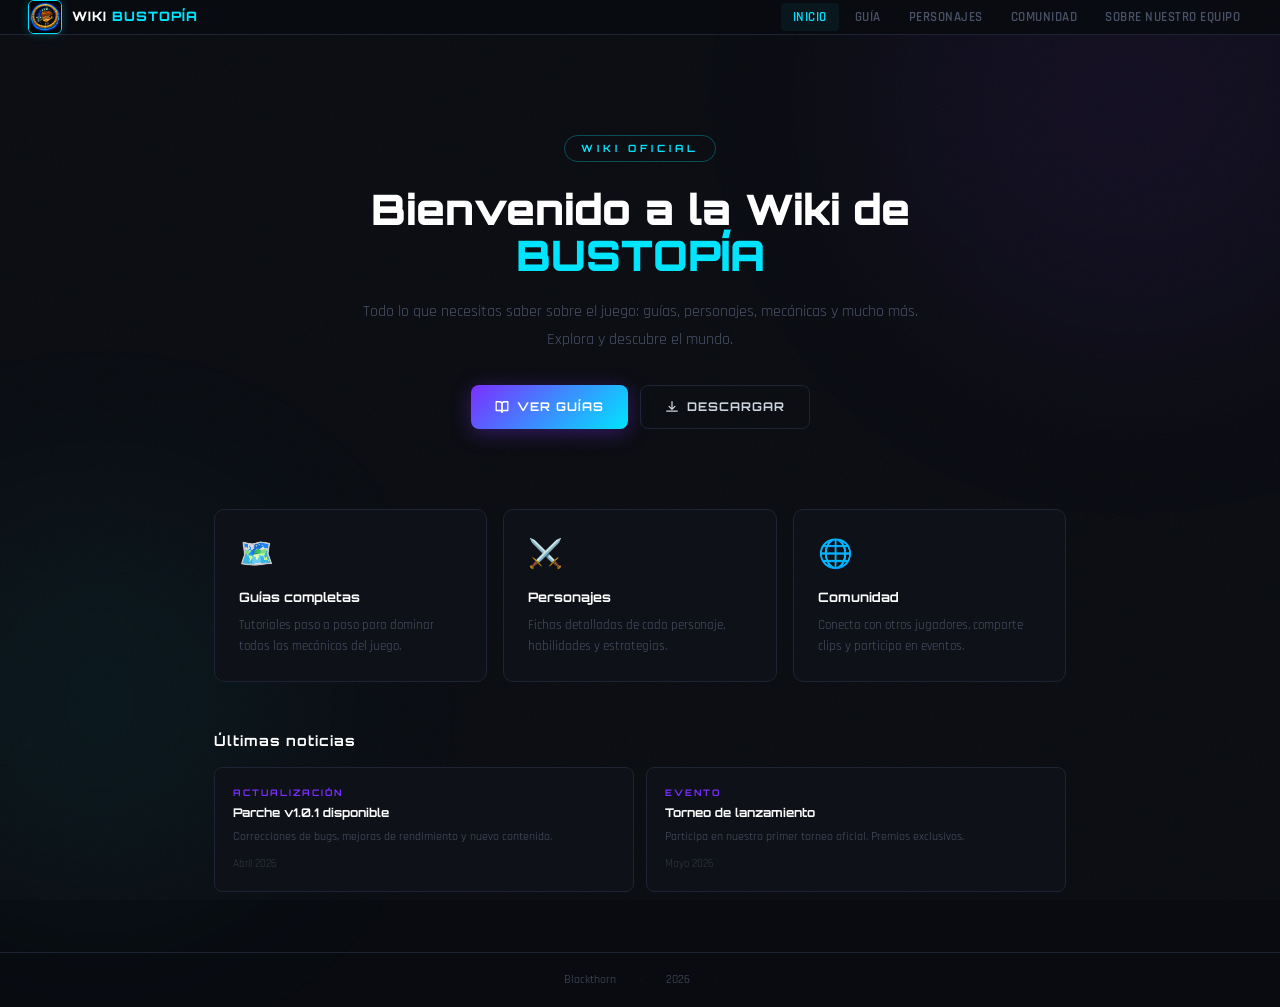
<file: index.html>
<!DOCTYPE html>
<html lang="es">
<head>
  <meta charset="UTF-8" />
  <meta name="viewport" content="width=device-width, initial-scale=1.0"/>
  <title>Wiki — Inicio</title>
  <link rel="preconnect" href="https://fonts.googleapis.com">
  <link rel="preconnect" href="https://fonts.gstatic.com" crossorigin>
  <link href="https://fonts.googleapis.com/css2?family=Orbitron:wght@400;600;800;900&family=Rajdhani:wght@300;400;500;600&display=swap" rel="stylesheet">
  <link rel="stylesheet" href="styles.css">
</head>
<body>
  <div class="glow-1"></div>
  <div class="glow-2"></div>
  <nav>
    <a href="index.html" class="nav-logo">
      <div class="logo-box">
          <img src="media/logo_juego.png" alt="Logo" class="logo-image">
      </div>
      <span class="logo-text">WIKI <span>BUSTOPÍA</span></span>
    </a>
    <ul>
      <li><a href="index.html" class="nav-active">Inicio</a></li>
      <li><a href="guia.html">Guía</a></li>
      <li><a href="personajes.html">Personajes</a></li>
      <li><a href="comunidad.html">Comunidad</a></li>
      <li><a href="equipo.html">Sobre nuestro equipo</a></li>
    </ul>
  </nav>
  <div class="page page--full">
    <main>
      <div class="hero">
        <div class="hero-badge">Wiki Oficial</div>
        <h1>Bienvenido a la Wiki de<br><span>BUSTOPÍA</span></h1>
        <p>Todo lo que necesitas saber sobre el juego: guías, personajes, mecánicas y mucho más. Explora y descubre el mundo.</p>
        <div class="hero-actions">
          <a href="guia.html" class="btn-primary">
            <svg width="14" height="14" viewBox="0 0 24 24" fill="none" stroke="currentColor" stroke-width="2.2" stroke-linecap="round" stroke-linejoin="round"><path d="M2 3h6a4 4 0 0 1 4 4v14a3 3 0 0 0-3-3H2z"/><path d="M22 3h-6a4 4 0 0 0-4 4v14a3 3 0 0 1 3-3h7z"/></svg>
            Ver Guías
          </a>
          <a href="descarga.html" class="btn-secondary">
            <svg width="14" height="14" viewBox="0 0 24 24" fill="none" stroke="currentColor" stroke-width="2.2" stroke-linecap="round" stroke-linejoin="round"><path d="M12 3v13M7 11l5 5 5-5"/><path d="M3 19h18"/></svg>
            Descargar
          </a>
        </div>
      </div>
      <div class="features-grid">
        <div class="feature-card">
          <div class="feature-icon">🗺️</div>
          <h3>Guías completas</h3>
          <p>Tutoriales paso a paso para dominar todas las mecánicas del juego.</p>
        </div>
        <div class="feature-card">
          <div class="feature-icon">⚔️</div>
          <h3>Personajes</h3>
          <p>Fichas detalladas de cada personaje, habilidades y estrategias.</p>
        </div>
        <div class="feature-card">
          <div class="feature-icon">🌐</div>
          <h3>Comunidad</h3>
          <p>Conecta con otros jugadores, comparte clips y participa en eventos.</p>
        </div>
      </div>
      <div class="news-section">
        <div class="section-header">
          <h2>Últimas noticias</h2>
        
        </div>
        <div class="news-grid">
          <div class="news-card">
            <div class="news-tag">Actualización</div>
            <h4>Parche v1.0.1 disponible</h4>
            <p>Correcciones de bugs, mejoras de rendimiento y nuevo contenido.</p>
            <div class="news-date">Abril 2026</div>
          </div>
          <div class="news-card">
            <div class="news-tag">Evento</div>
            <h4>Torneo de lanzamiento</h4>
            <p>Participa en nuestro primer torneo oficial. Premios exclusivos.</p>
            <div class="news-date">Mayo 2026</div>
          </div>
        </div>
      </div>
    </main>
  </div>
  <footer>
    <span>Blackthorn</span><span class="sep">·</span>
    <span>2026</span><span class="sep">·</span>
  
  </footer>
</body>
</html>
</file>
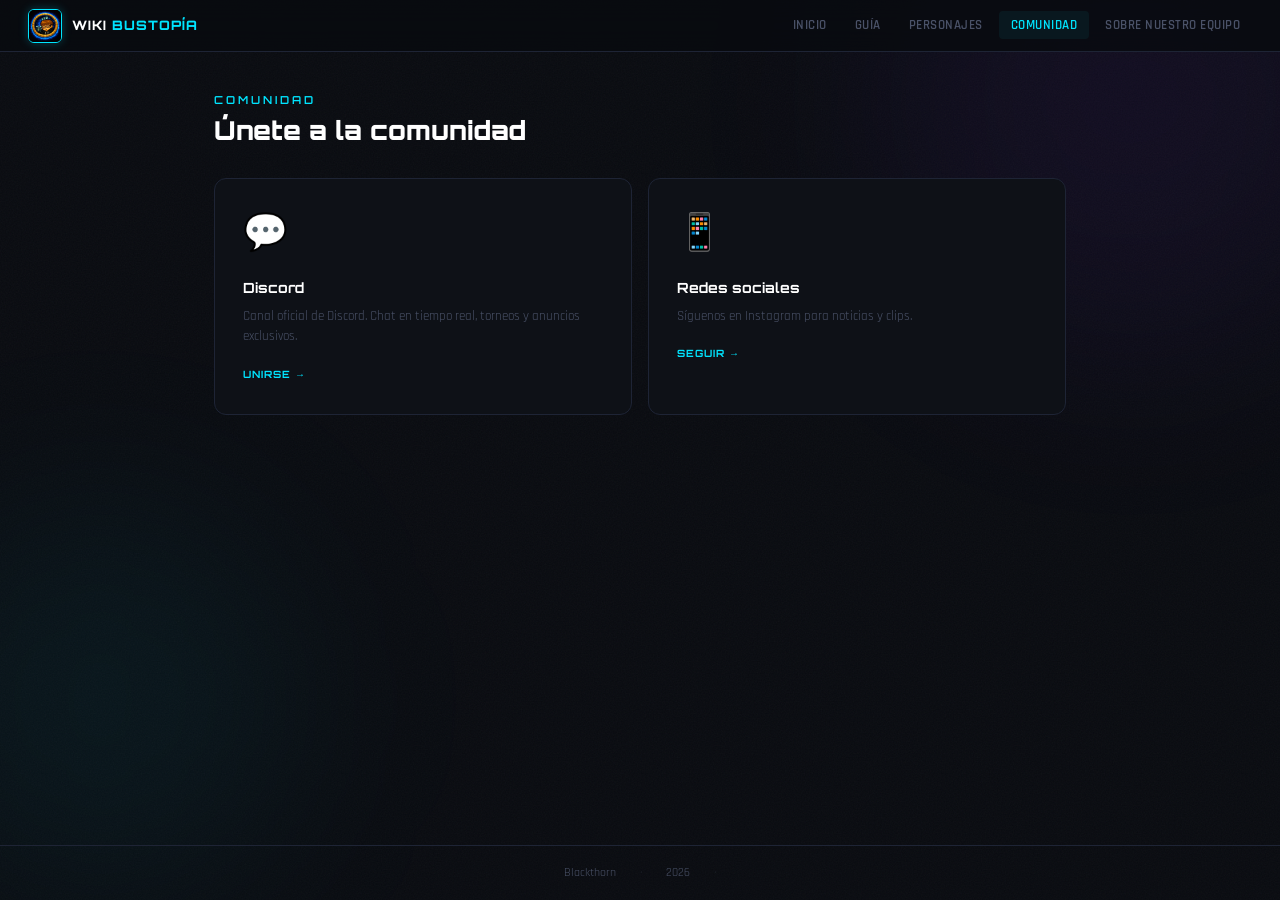
<file: comunidad.html>
<!DOCTYPE html>
<html lang="es">
<head>
  <meta charset="UTF-8" />
  <meta name="viewport" content="width=device-width, initial-scale=1.0"/>
  <title>Wiki — Comunidad</title>
  <link rel="preconnect" href="https://fonts.googleapis.com">
  <link rel="preconnect" href="https://fonts.gstatic.com" crossorigin>
  <link href="https://fonts.googleapis.com/css2?family=Orbitron:wght@400;600;800;900&family=Rajdhani:wght@300;400;500;600&display=swap" rel="stylesheet">
  <link rel="stylesheet" href="styles.css">
</head>
<body>
  <div class="glow-1"></div>
  <div class="glow-2"></div>
  <nav>
    <a href="index.html" class="nav-logo">
      <div class="logo-box">
          <img src="media/logo_juego.png" alt="Logo" class="logo-image">
      </div>
      <span class="logo-text">WIKI <span>BUSTOPÍA</span></span>
    </a>
    <ul>
      <li><a href="index.html">Inicio</a></li>
      <li><a href="guia.html">Guía</a></li>
      <li><a href="personajes.html">Personajes</a></li>
      <li><a href="comunidad.html" class="nav-active">Comunidad</a></li>
      <li><a href="equipo.html">Sobre nuestro equipo</a></li>
    </ul>
  </nav>
  <div class="page page--full">
    <main>
      <p class="page-title">Comunidad</p>
      <h1>Únete a la comunidad</h1>
      <div class="community-grid">
        <a href="https://discord.gg/VDdrdf6G83" class="comm-card">
          <div class="comm-icon">💬</div>
          <h3>Discord</h3>
          <p>Canal oficial de Discord. Chat en tiempo real, torneos y anuncios exclusivos.</p>
          <span class="comm-link">Unirse →</span>
        </a>
    
        <a href="#" class="comm-card">
          <div class="comm-icon">📱</div>
          <h3>Redes sociales</h3>
          <p>Síguenos en Instagram para noticias y clips.</p>
          <span class="comm-link">Seguir →</span>
        </a>
      
  
    </main>
  </div>
  <footer>
 <span>Blackthorn</span><span class="sep">·</span>
    <span>2026</span><span class="sep">·</span>
  </footer>
</body>
</html>
</file>
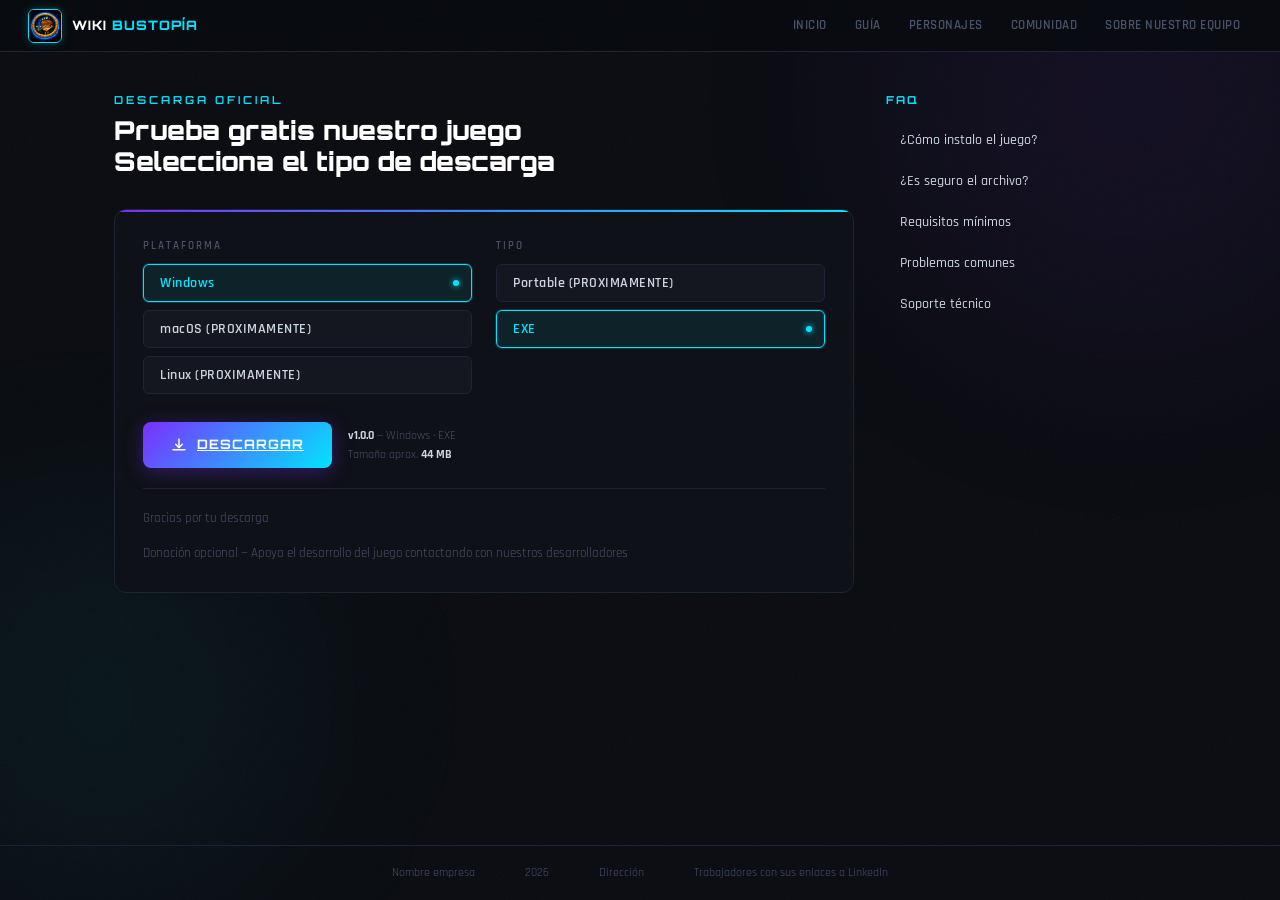
<file: descarga.html>
<!DOCTYPE html>
<html lang="es">
<head>
  <meta charset="UTF-8" />
  <meta name="viewport" content="width=device-width, initial-scale=1.0"/>
  <title>Wiki — Descarga</title>
  <link rel="preconnect" href="https://fonts.googleapis.com">
  <link rel="preconnect" href="https://fonts.gstatic.com" crossorigin>
  <link href="https://fonts.googleapis.com/css2?family=Orbitron:wght@400;600;800;900&family=Rajdhani:wght@300;400;500;600&display=swap" rel="stylesheet">
  <link rel="stylesheet" href="styles.css">
</head>
<body>
  <div class="glow-1"></div>
  <div class="glow-2"></div>
  <nav>
    <a href="index.html" class="nav-logo">
      <div class="logo-box">
          <img src="media/logo_juego.png" alt="Logo" class="logo-image">
      </div>
      <span class="logo-text">WIKI <span>BUSTOPÍA</span></span>
    </a>
    <ul>
      <li><a href="index.html">Inicio</a></li>
      <li><a href="guia.html">Guía</a></li>
      <li><a href="personajes.html">Personajes</a></li>
      <li><a href="comunidad.html">Comunidad</a></li>
      <li><a href="equipo.html">Sobre nuestro equipo</a></li>
    </ul>
  </nav>
  <div class="page">
    <main>
      <p class="page-title">Descarga oficial</p>
      <h1>Prueba gratis nuestro juego<br>Selecciona el tipo de descarga</h1>
      <div class="download-card">
        <div class="selectors">
          <div class="selector-group">
            <label>Plataforma</label>
            <div class="btn-group">
              <button class="sel-btn active" onclick="selectBtn(this, 'platform')">Windows</button>
              <button class="sel-btn" onclick="selectBtn(this, 'platform')">macOS (PROXIMAMENTE)</button>
              <button class="sel-btn" onclick="selectBtn(this, 'platform')">Linux (PROXIMAMENTE)</button>
            </div>
          </div>
          <div class="selector-group">
            <label>Tipo</label>
            <div class="btn-group">
              <button class="sel-btn" onclick="selectBtn(this, 'type')">Portable (PROXIMAMENTE)</button>
              <button class="sel-btn active" onclick="selectBtn(this, 'type')">EXE</button>
            </div>
          </div>
        </div>
        <div class="dl-wrap">
          <a href="https://drive.google.com/uc?export=download&id=1xqz8Aiqexg4dkFCiP1xF3i4Wl1FntMA5"
             target="_blank"
             rel="noopener noreferrer"
             class="btn-download">
            <svg width="16" height="16" viewBox="0 0 24 24" fill="none" stroke="currentColor" stroke-width="2.2" stroke-linecap="round" stroke-linejoin="round">
              <path d="M12 3v13M7 11l5 5 5-5"/><path d="M3 19h18"/>
            </svg>
            Descargar
          </a>
          <div class="dl-meta" id="dlMeta">
            <strong>v1.0.0</strong> — Windows · EXE<br>
            Tamaño aprox. <strong>44 MB</strong>
          </div>
        </div>
        <p class="thanks">Gracias por tu descarga </p>
        <div class="donation">
          <label for="donation">Donación opcional — Apoya el desarrollo del juego contactando con nuestros desarrolladores</label>
        </div>
      </div>
    </main>
    <aside>
      <p class="sidebar-title">FAQ</p>
      <ul class="faq-list">
        <li><a href="faq.html#instalar">¿Cómo instalo el juego?</a></li>
        <li><a href="faq.html#seguro">¿Es seguro el archivo?</a></li>
        <li><a href="faq.html#requisitos">Requisitos mínimos</a></li>
        <li><a href="faq.html#problemas">Problemas comunes</a></li>
        <li><a href="faq.html#soporte">Soporte técnico</a></li>
      </ul>
    </aside>
  </div>
  <footer>
    <span>Nombre empresa</span><span class="sep">·</span>
    <span>2026</span><span class="sep">·</span>
    <a href="#">Dirección</a><span class="sep">·</span>
    <a href="#">Trabajadores con sus enlaces a LinkedIn</a>
  </footer>
  <script>
    const archivos = {
      'Windows': {
        'EXE': 'https://drive.google.com/uc?export=download&id=1xqz8Aiqexg4dkFCiP1xF3i4Wl1FntMA5',
        'Portable (PROXIMAMENTE)': null
      },
      'macOS (PROXIMAMENTE)': {
        'EXE': null,
        'Portable (PROXIMAMENTE)': null
      },
      'Linux (PROXIMAMENTE)': {
        'EXE': null,
        'Portable (PROXIMAMENTE)': null
      }
    };

    function selectBtn(btn, group) {
      const parent = btn.closest('.selector-group');
      parent.querySelectorAll('.sel-btn').forEach(b => b.classList.remove('active'));
      btn.classList.add('active');

      const platform = document.querySelector('.selector-group:nth-child(1) .sel-btn.active')?.textContent.trim();
      const type = document.querySelector('.selector-group:nth-child(2) .sel-btn.active')?.textContent.trim();
      const enlace = archivos[platform]?.[type];
      const dlBtn = document.querySelector('.btn-download');

      document.getElementById('dlMeta').innerHTML =
        `<strong>v1.0.0</strong> — ${platform} · ${type}<br>Tamaño aprox. <strong>38 MB</strong>`;

      if (enlace) {
        dlBtn.setAttribute('href', enlace);
        dlBtn.style.opacity = '1';
        dlBtn.style.pointerEvents = 'auto';
      } else {
        dlBtn.removeAttribute('href');
        dlBtn.style.opacity = '0.4';
        dlBtn.style.pointerEvents = 'none';
      }
    }
  </script>
</body>
</html>
</file>
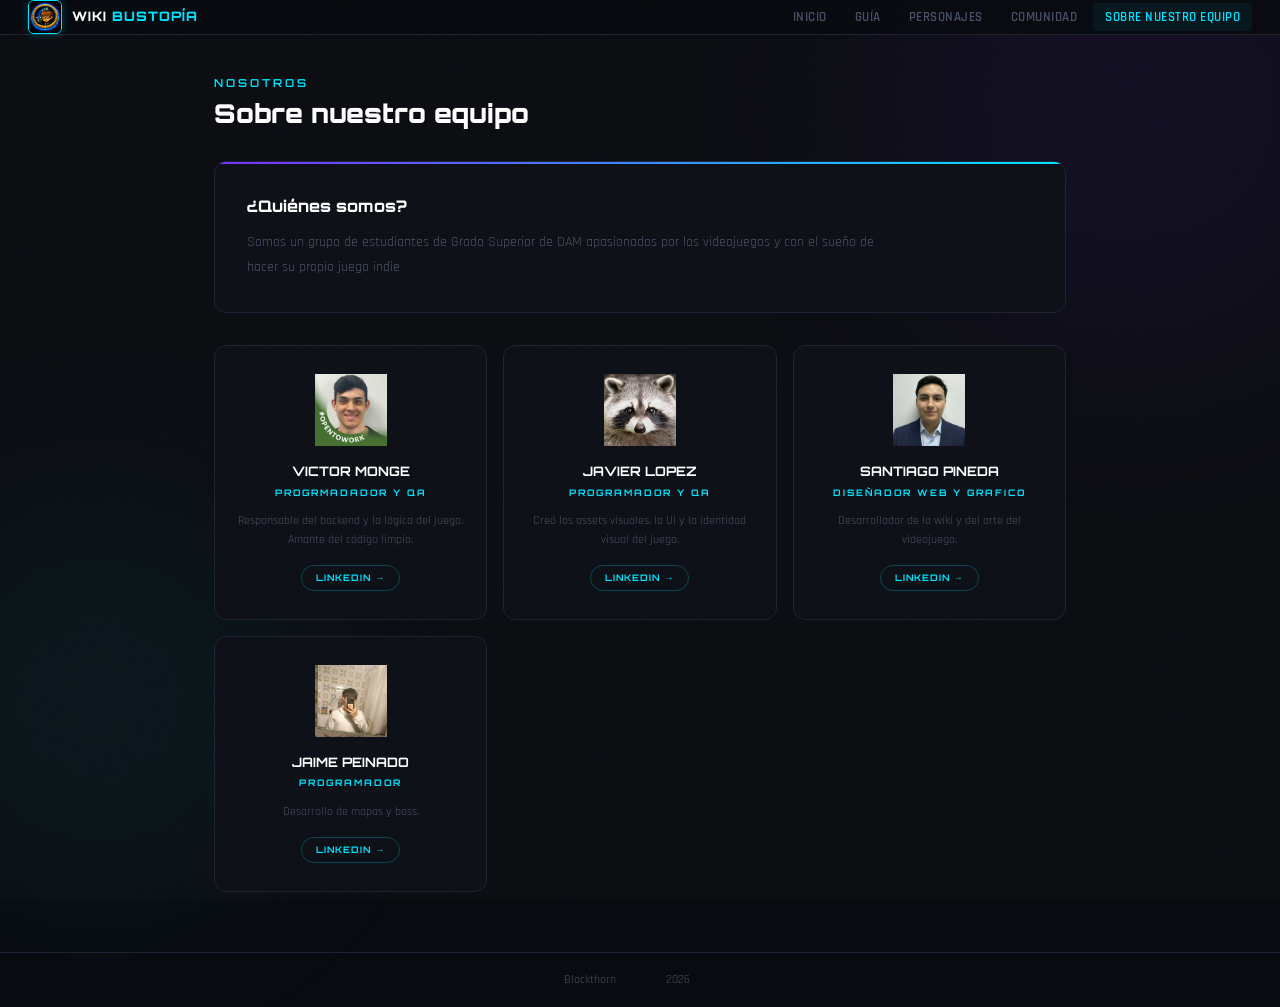
<file: equipo.html>
<!DOCTYPE html>
<html lang="es">
<head>
  <meta charset="UTF-8" />
  <meta name="viewport" content="width=device-width, initial-scale=1.0"/>
  <title>Wiki — Equipo</title>
  <link rel="preconnect" href="https://fonts.googleapis.com">
  <link rel="preconnect" href="https://fonts.gstatic.com" crossorigin>
  <link href="https://fonts.googleapis.com/css2?family=Orbitron:wght@400;600;800;900&family=Rajdhani:wght@300;400;500;600&display=swap" rel="stylesheet">
  <link rel="stylesheet" href="styles.css">
</head>
<body>
  <div class="glow-1"></div>
  <div class="glow-2"></div>
  <nav>
    <a href="index.html" class="nav-logo">
      <div class="logo-box">
          <img src="media/logo_juego.png" alt="Logo" class="logo-image">
      </div>
      <span class="logo-text">WIKI <span>BUSTOPÍA</span></span>
    </a>
    <ul>
      <li><a href="index.html">Inicio</a></li>
      <li><a href="guia.html">Guía</a></li>
      <li><a href="personajes.html">Personajes</a></li>
      <li><a href="comunidad.html">Comunidad</a></li>
      <li><a href="equipo.html" class="nav-active">Sobre nuestro equipo</a></li>
    </ul>
  </nav>
  <div class="page page--full">
    <main>
      <p class="page-title">Nosotros</p>
      <h1>Sobre nuestro equipo</h1>
      <div class="about-box">
        <h2>¿Quiénes somos?</h2>
        <p>Somos un grupo de estudiantes de Grado Superior de DAM apasionados por los videojuegos y con el sueño de hacer su propio juego indie</p>
      </div>
      <div class="team-grid">
        <a href="https://www.linkedin.com/in/victor-monge-gonz%C3%A1lez-198930330/" class="team-card">
          <div class="team-avatar"><img src="media/victor_perfil.jpeg" alt="Victor Monge"></div>
          <div class="team-name">VICTOR MONGE</div>
          <div class="team-role">PROGRMADADOR Y qa</div>
          <div class="team-bio">Responsable del backend y la lógica del juego. Amante del código limpio.</div>
          <span class="team-linkedin">LinkedIn →</span>
        </a>
        <a href="https://www.linkedin.com/in/javier-l%C3%B3pez-nares-a78005331/" class="team-card">
          <div class="team-avatar"><img src="media/mapache.jpg" alt="Javier López"></div>
          <div class="team-name">JAVIER LOPEZ</div>
          <div class="team-role">PROGRAMADOR Y QA</div>
          <div class="team-bio">Creó los assets visuales, la UI y la identidad visual del juego.</div>
          <span class="team-linkedin">LinkedIn →</span>
        </a>
        <a href="https://www.linkedin.com/in/pablo-santiago-pineda-tituana-230733176/" class="team-card">
          <div class="team-avatar"><img src="media/santiago_perfil.png" alt="Santiago Pineda"></div>
          <div class="team-name">SANTIAGO PINEDA</div>
          <div class="team-role">diseñador web y grafico</div>
          <div class="team-bio">Desarrollador de la wiki y del arte del videojuego.</div>
          <span class="team-linkedin">LinkedIn →</span>
        </a>
        <a href="https://www.linkedin.com/in/jaime-peinado-barrig%C3%BCete-bb3b0b330/" class="team-card">
          <div class="team-avatar"><img src="media/jaime_perfil.jpeg" alt="Jaime Peinado"></div>
          <div class="team-name">JAIME PEINADO</div>
          <div class="team-role">programador</div>
          <div class="team-bio">Desarrollo de mapas y boss.</div>
          <span class="team-linkedin">LinkedIn →</span>
          </a>
    </main>
  </div>
  <footer>
 <span>Blackthorn</span><span class="sep">·</span>
    <span>2026</span><span class="sep">·</span>
  </footer>
</body>
</html>
</file>
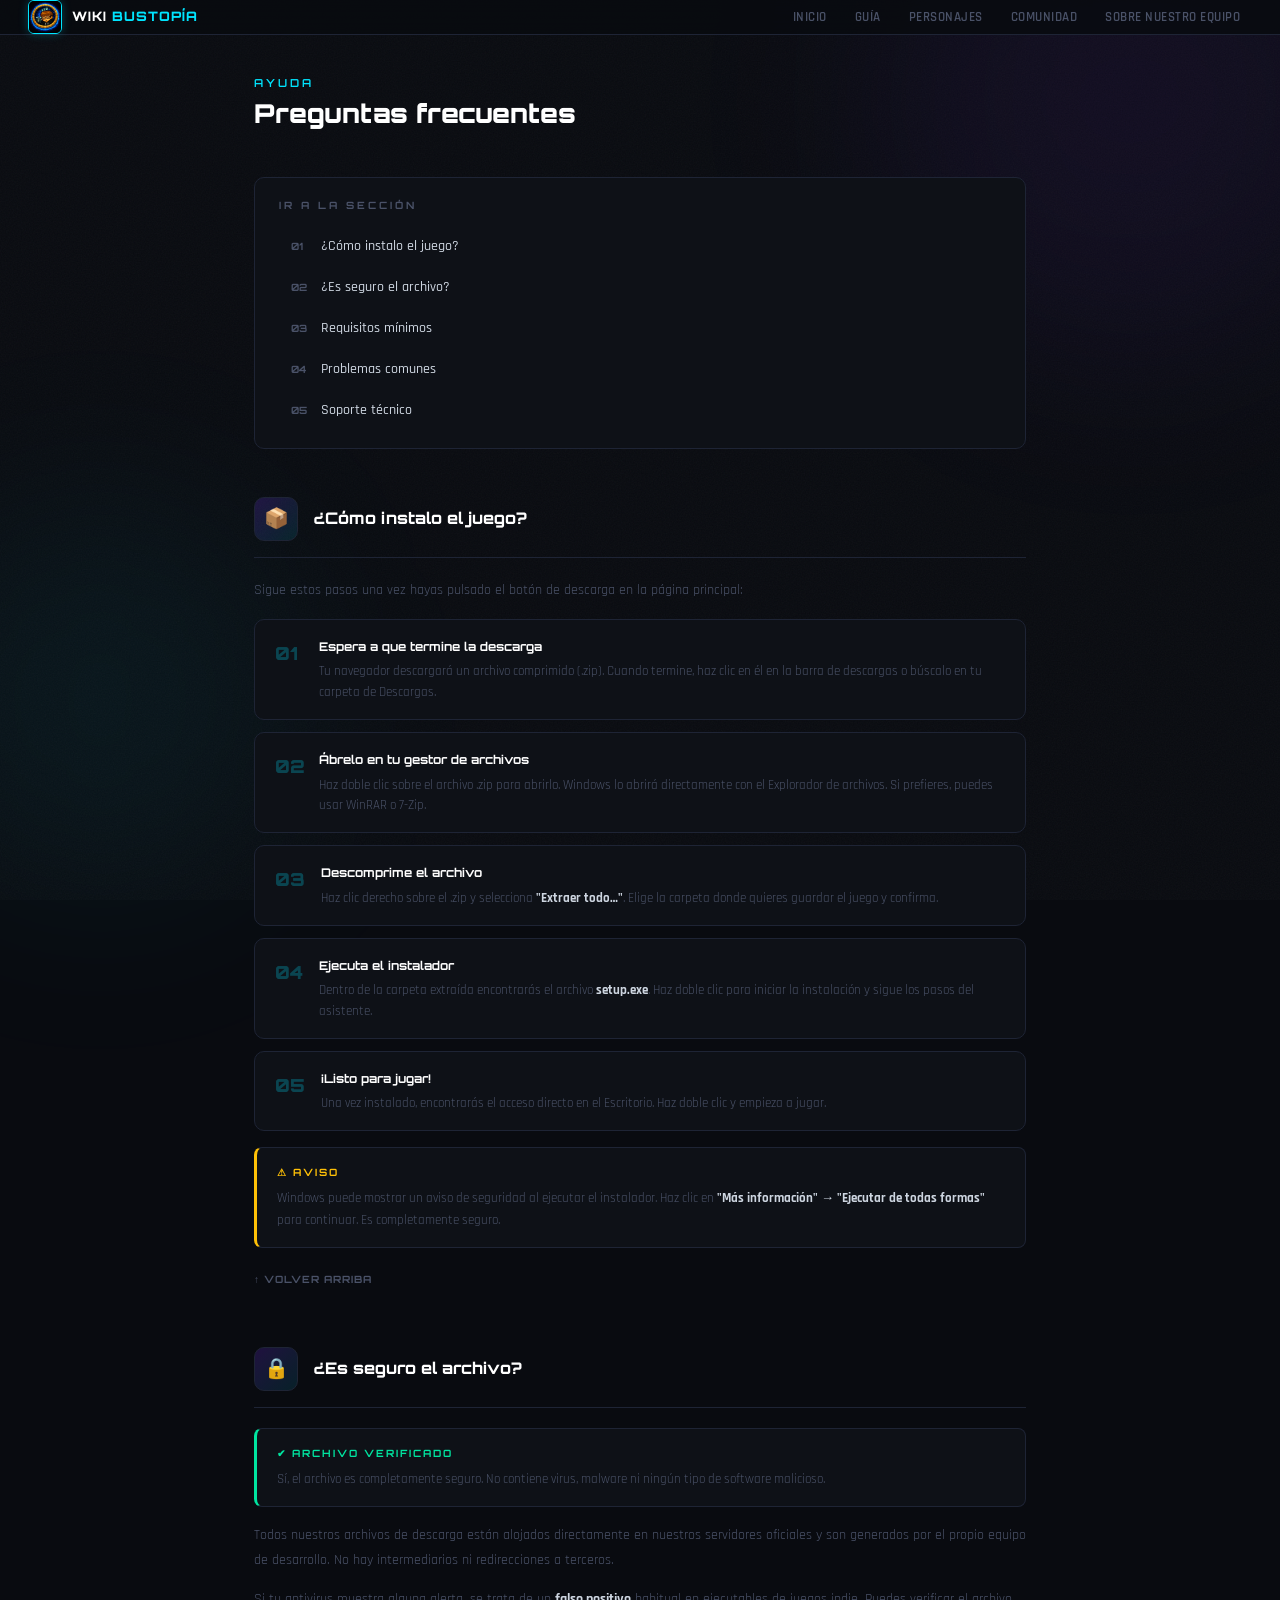
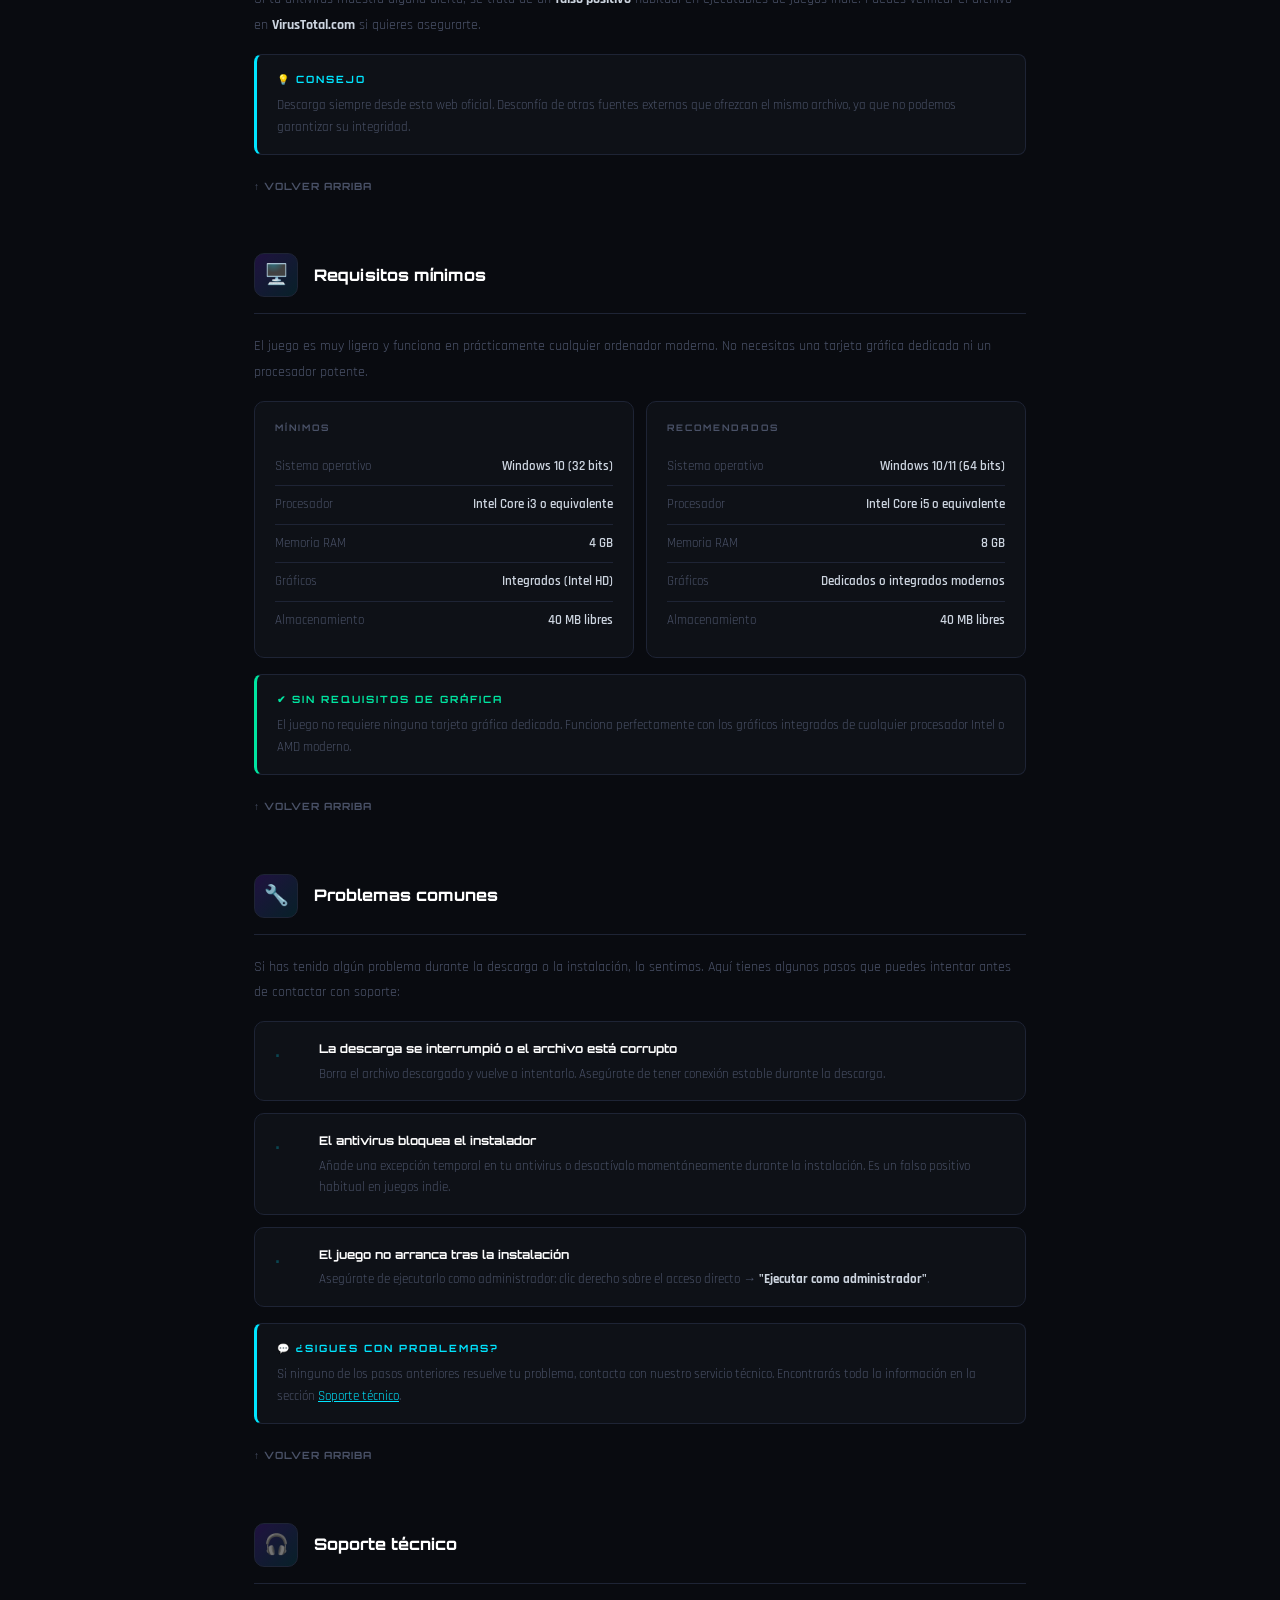
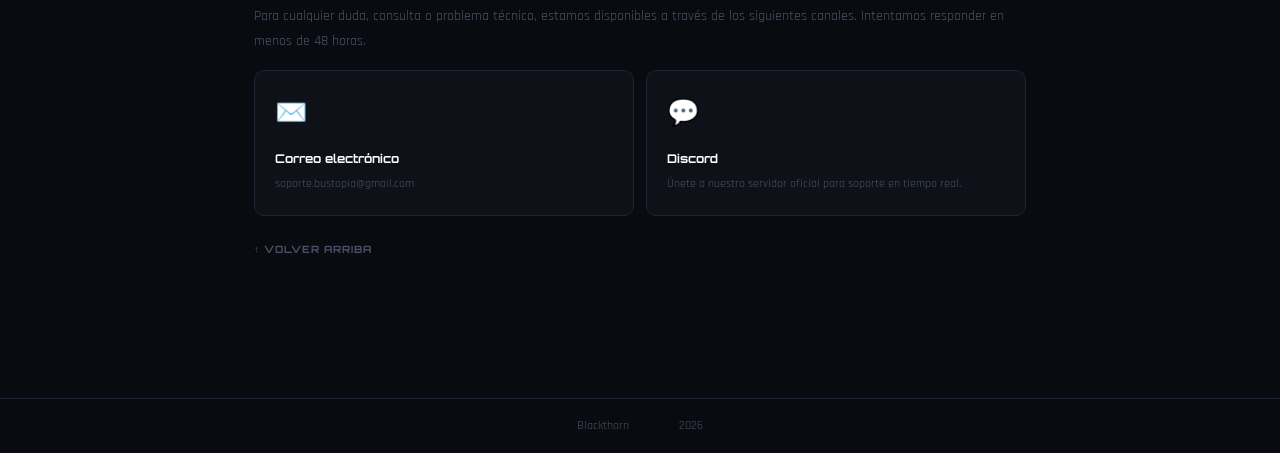
<file: faq.html>
<!DOCTYPE html>
<html lang="es">
<head>
  <meta charset="UTF-8" />
  <meta name="viewport" content="width=device-width, initial-scale=1.0"/>
  <title>Wiki — FAQ</title>
  <link rel="preconnect" href="https://fonts.googleapis.com">
  <link rel="preconnect" href="https://fonts.gstatic.com" crossorigin>
  <link href="https://fonts.googleapis.com/css2?family=Orbitron:wght@400;600;800;900&family=Rajdhani:wght@300;400;500;600&display=swap" rel="stylesheet">
  <link rel="stylesheet" href="styles.css">
  <link rel="stylesheet" href="faq.css">
</head>
<body>

  <div class="glow-1"></div>
  <div class="glow-2"></div>

  <!-- NAV -->
  <nav>
    <a href="index.html" class="nav-logo">
      <div class="logo-box">
          <img src="media/logo_juego.png" alt="Logo" class="logo-image">
      </div>
      <span class="logo-text">WIKI <span>BUSTOPÍA</span></span>
    </a>
    <ul>
      <li><a href="index.html">Inicio</a></li>
      <li><a href="guia.html">Guía</a></li>
      <li><a href="personajes.html">Personajes</a></li>
      <li><a href="comunidad.html">Comunidad</a></li>
      <li><a href="equipo.html">Sobre nuestro equipo</a></li>
    </ul>
  </nav>

  <!-- CONTENT -->
  <div class="faq-page">

    <!-- Intro -->
    <div class="faq-intro">
      <p class="page-title">Ayuda</p>
      <h1>Preguntas frecuentes</h1>
    </div>

    <!-- Navegación rápida -->
    <div class="faq-quicknav">
      <div class="faq-quicknav-title">Ir a la sección</div>
      <a href="#instalar"><span class="qn-num">01</span> ¿Cómo instalo el juego?</a>
      <a href="#seguro"><span class="qn-num">02</span> ¿Es seguro el archivo?</a>
      <a href="#requisitos"><span class="qn-num">03</span> Requisitos mínimos</a>
      <a href="#problemas"><span class="qn-num">04</span> Problemas comunes</a>
      <a href="#soporte"><span class="qn-num">05</span> Soporte técnico</a>
    </div>

    <!-- ── 01 · Instalación ── -->
    <section class="faq-section" id="instalar">
      <div class="faq-section-header">
        <div class="faq-section-icon">📦</div>
        <h2>¿Cómo instalo el juego?</h2>
      </div>
      <div class="faq-content">
        <p>Sigue estos pasos una vez hayas pulsado el botón de descarga en la página principal:</p>
        <div class="faq-steps">
          <div class="faq-step">
            <div class="faq-step-num">01</div>
            <div class="faq-step-body">
              <h4>Espera a que termine la descarga</h4>
              <p>Tu navegador descargará un archivo comprimido (.zip). Cuando termine, haz clic en él en la barra de descargas o búscalo en tu carpeta de Descargas.</p>
            </div>
          </div>
          <div class="faq-step">
            <div class="faq-step-num">02</div>
            <div class="faq-step-body">
              <h4>Ábrelo en tu gestor de archivos</h4>
              <p>Haz doble clic sobre el archivo .zip para abrirlo. Windows lo abrirá directamente con el Explorador de archivos. Si prefieres, puedes usar WinRAR o 7-Zip.</p>
            </div>
          </div>
          <div class="faq-step">
            <div class="faq-step-num">03</div>
            <div class="faq-step-body">
              <h4>Descomprime el archivo</h4>
              <p>Haz clic derecho sobre el .zip y selecciona <strong>"Extraer todo…"</strong>. Elige la carpeta donde quieres guardar el juego y confirma.</p>
            </div>
          </div>
          <div class="faq-step">
            <div class="faq-step-num">04</div>
            <div class="faq-step-body">
              <h4>Ejecuta el instalador</h4>
              <p>Dentro de la carpeta extraída encontrarás el archivo <strong>setup.exe</strong>. Haz doble clic para iniciar la instalación y sigue los pasos del asistente.</p>
            </div>
          </div>
          <div class="faq-step">
            <div class="faq-step-num">05</div>
            <div class="faq-step-body">
              <h4>¡Listo para jugar!</h4>
              <p>Una vez instalado, encontrarás el acceso directo en el Escritorio. Haz doble clic y empieza a jugar.</p>
            </div>
          </div>
        </div>
        <div class="faq-infobox warning">
          <div class="info-title">⚠ Aviso</div>
          Windows puede mostrar un aviso de seguridad al ejecutar el instalador. Haz clic en <strong>"Más información" → "Ejecutar de todas formas"</strong> para continuar. Es completamente seguro.
        </div>
      </div>
      <a href="#" class="back-top">↑ Volver arriba</a>
    </section>

    <!-- ── 02 · Seguridad ── -->
    <section class="faq-section" id="seguro">
      <div class="faq-section-header">
        <div class="faq-section-icon">🔒</div>
        <h2>¿Es seguro el archivo?</h2>
      </div>
      <div class="faq-content">
        <div class="faq-infobox success">
          <div class="info-title">✔ Archivo verificado</div>
          Sí, el archivo es completamente seguro. No contiene virus, malware ni ningún tipo de software malicioso.
        </div>
        <p>Todos nuestros archivos de descarga están alojados directamente en nuestros servidores oficiales y son generados por el propio equipo de desarrollo. No hay intermediarios ni redirecciones a terceros.</p>
        <p>Si tu antivirus muestra alguna alerta, se trata de un <strong>falso positivo</strong> habitual en ejecutables de juegos indie. Puedes verificar el archivo en <strong>VirusTotal.com</strong> si quieres asegurarte.</p>
        <div class="faq-infobox">
          <div class="info-title">💡 Consejo</div>
          Descarga siempre desde esta web oficial. Desconfía de otras fuentes externas que ofrezcan el mismo archivo, ya que no podemos garantizar su integridad.
        </div>
      </div>
      <a href="#" class="back-top">↑ Volver arriba</a>
    </section>

    <!-- ── 03 · Requisitos ── -->
    <section class="faq-section" id="requisitos">
      <div class="faq-section-header">
        <div class="faq-section-icon">🖥️</div>
        <h2>Requisitos mínimos</h2>
      </div>
      <div class="faq-content">
        <p>El juego es muy ligero y funciona en prácticamente cualquier ordenador moderno. No necesitas una tarjeta gráfica dedicada ni un procesador potente.</p>
        <div class="req-grid">
          <div class="req-card">
            <div class="req-card-label">Mínimos</div>
            <div class="req-row"><span class="req-key">Sistema operativo</span><span class="req-val">Windows 10 (32 bits)</span></div>
            <div class="req-row"><span class="req-key">Procesador</span><span class="req-val">Intel Core i3 o equivalente</span></div>
            <div class="req-row"><span class="req-key">Memoria RAM</span><span class="req-val">4 GB</span></div>
            <div class="req-row"><span class="req-key">Gráficos</span><span class="req-val">Integrados (Intel HD)</span></div>
            <div class="req-row"><span class="req-key">Almacenamiento</span><span class="req-val">40 MB libres</span></div>
          </div>
          <div class="req-card">
            <div class="req-card-label">Recomendados</div>
            <div class="req-row"><span class="req-key">Sistema operativo</span><span class="req-val">Windows 10/11 (64 bits)</span></div>
            <div class="req-row"><span class="req-key">Procesador</span><span class="req-val">Intel Core i5 o equivalente</span></div>
            <div class="req-row"><span class="req-key">Memoria RAM</span><span class="req-val">8 GB</span></div>
            <div class="req-row"><span class="req-key">Gráficos</span><span class="req-val">Dedicados o integrados modernos</span></div>
            <div class="req-row"><span class="req-key">Almacenamiento</span><span class="req-val">40 MB libres</span></div>
          </div>
        </div>
        <div class="faq-infobox success">
          <div class="info-title">✔ Sin requisitos de gráfica</div>
          El juego no requiere ninguna tarjeta gráfica dedicada. Funciona perfectamente con los gráficos integrados de cualquier procesador Intel o AMD moderno.
        </div>
      </div>
      <a href="#" class="back-top">↑ Volver arriba</a>
    </section>

    <!-- ── 04 · Problemas comunes ── -->
    <section class="faq-section" id="problemas">
      <div class="faq-section-header">
        <div class="faq-section-icon">🔧</div>
        <h2>Problemas comunes</h2>
      </div>
      <div class="faq-content">
        <p>Si has tenido algún problema durante la descarga o la instalación, lo sentimos. Aquí tienes algunos pasos que puedes intentar antes de contactar con soporte:</p>
        <div class="faq-steps">
          <div class="faq-step">
            <div class="faq-step-num">·</div>
            <div class="faq-step-body">
              <h4>La descarga se interrumpió o el archivo está corrupto</h4>
              <p>Borra el archivo descargado y vuelve a intentarlo. Asegúrate de tener conexión estable durante la descarga.</p>
            </div>
          </div>
          <div class="faq-step">
            <div class="faq-step-num">·</div>
            <div class="faq-step-body">
              <h4>El antivirus bloquea el instalador</h4>
              <p>Añade una excepción temporal en tu antivirus o desactívalo momentáneamente durante la instalación. Es un falso positivo habitual en juegos indie.</p>
            </div>
          </div>
          <div class="faq-step">
            <div class="faq-step-num">·</div>
            <div class="faq-step-body">
              <h4>El juego no arranca tras la instalación</h4>
              <p>Asegúrate de ejecutarlo como administrador: clic derecho sobre el acceso directo → <strong>"Ejecutar como administrador"</strong>.</p>
            </div>
          </div>
        </div>
        <div class="faq-infobox">
          <div class="info-title">💬 ¿Sigues con problemas?</div>
          Si ninguno de los pasos anteriores resuelve tu problema, contacta con nuestro servicio técnico. Encontrarás toda la información en la sección <a href="#soporte" style="color:var(--accent)">Soporte técnico</a>.
        </div>
      </div>
      <a href="#" class="back-top">↑ Volver arriba</a>
    </section>

    <!-- ── 05 · Soporte técnico ── -->
    <section class="faq-section" id="soporte">
      <div class="faq-section-header">
        <div class="faq-section-icon">🎧</div>
        <h2>Soporte técnico</h2>
      </div>
      <div class="faq-content">
        <p>Para cualquier duda, consulta o problema técnico, estamos disponibles a través de los siguientes canales. Intentamos responder en menos de 48 horas.</p>
        <div class="contact-grid">
          <a href="mailto:soporte.bustopia@gmail.com" class="contact-card">
            <div class="contact-card-icon">✉️</div>
            <h4>Correo electrónico</h4>
            <p>soporte.bustopia@gmail.com</p>
          </a>
          <a href="#" class="contact-card">
            <div class="contact-card-icon">💬</div>
            <h4>Discord</h4>
            <p>Únete a nuestro servidor oficial para soporte en tiempo real.</p>
          </a>
        
      </div>
      <a href="#" class="back-top">↑ Volver arriba</a>
    </section>

  </div>

  <!-- FOOTER -->
  <footer>
    <span>Blackthorn</span>
    <span class="sep">·</span>
    <span>2026</span>

  <script>
    // Smooth scroll para los enlaces internos
    document.querySelectorAll('a[href^="#"]').forEach(anchor => {
      anchor.addEventListener('click', function(e) {
        const target = document.querySelector(this.getAttribute('href'));
        if (target) {
          e.preventDefault();
          target.scrollIntoView({ behavior: 'smooth' });
        }
      });
    });
  </script>

</body>
</html>
</file>
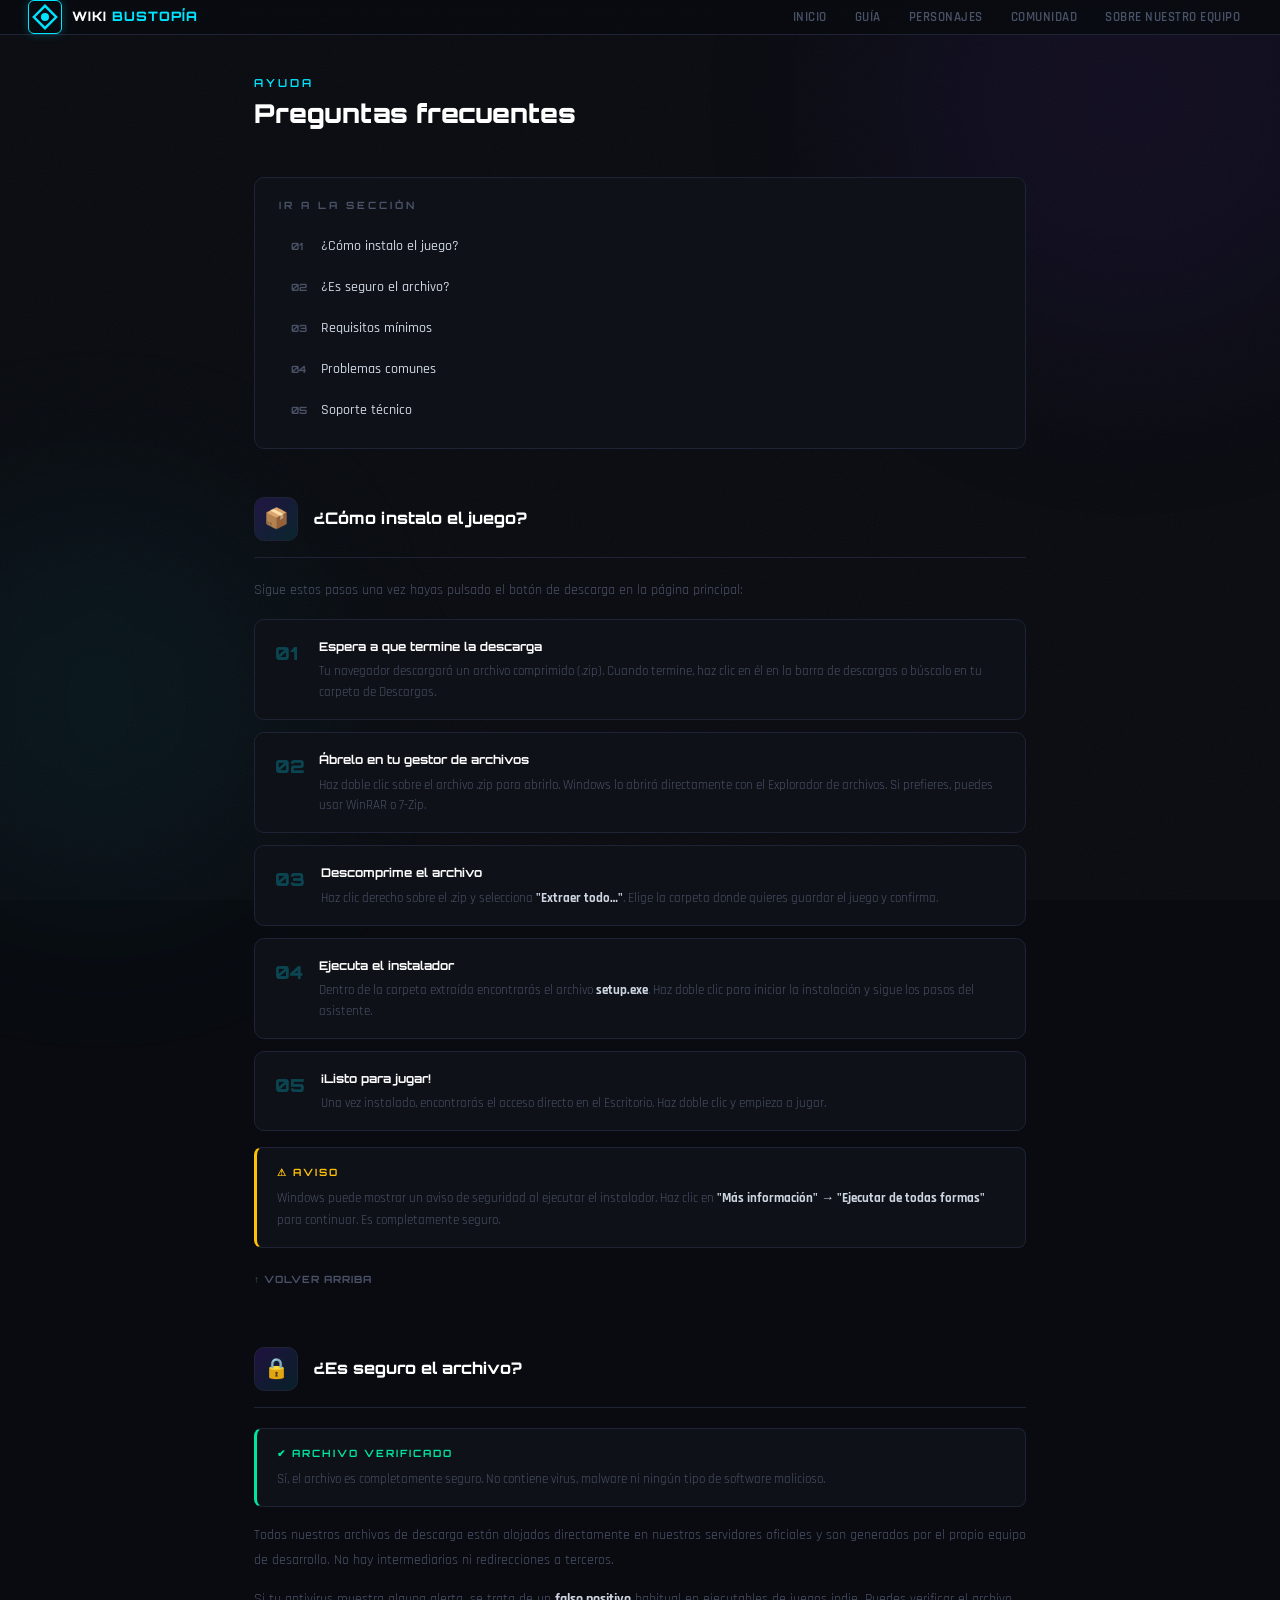
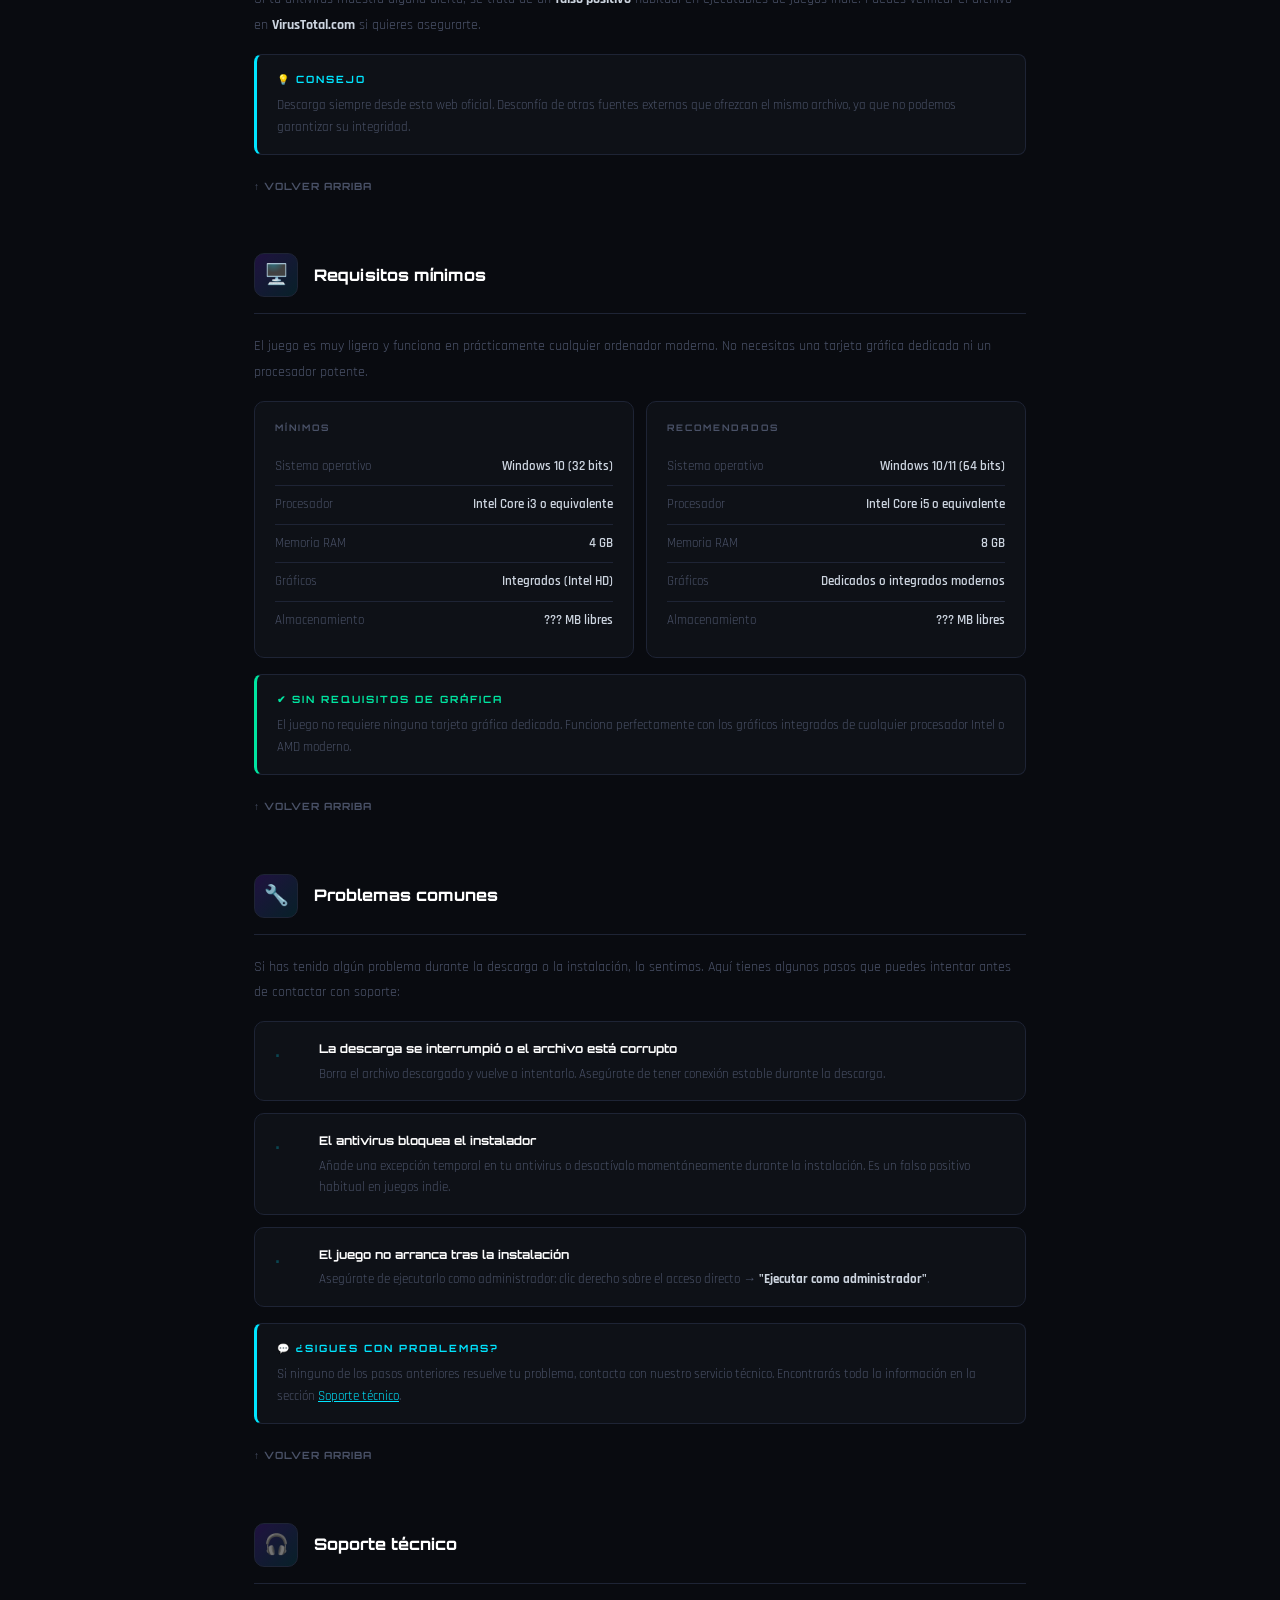
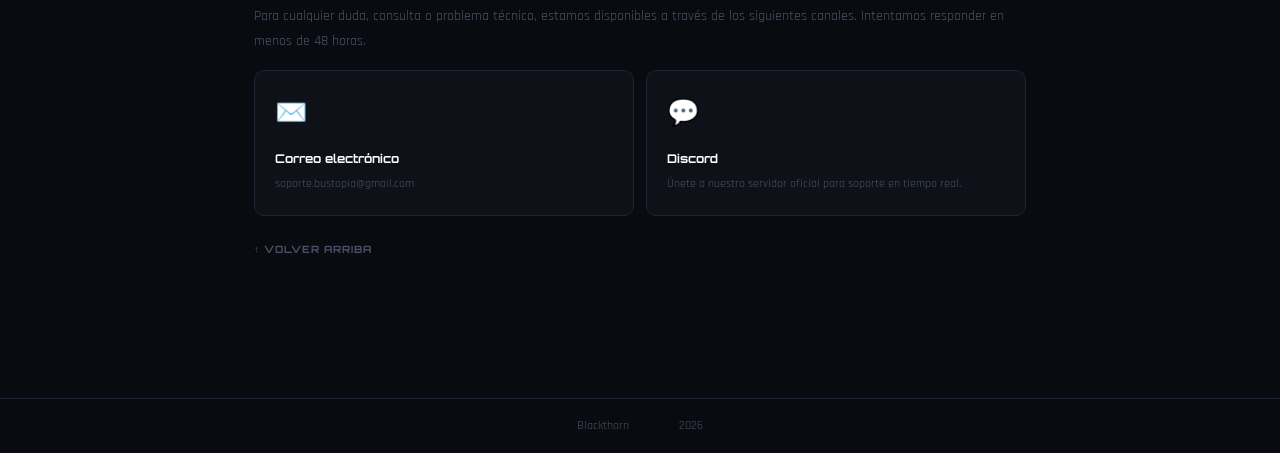
<file: FAQ.html>
<!DOCTYPE html>
<html lang="es">
<head>
  <meta charset="UTF-8" />
  <meta name="viewport" content="width=device-width, initial-scale=1.0"/>
  <title>Wiki — FAQ</title>
  <link rel="preconnect" href="https://fonts.googleapis.com">
  <link rel="preconnect" href="https://fonts.gstatic.com" crossorigin>
  <link href="https://fonts.googleapis.com/css2?family=Orbitron:wght@400;600;800;900&family=Rajdhani:wght@300;400;500;600&display=swap" rel="stylesheet">
  <link rel="stylesheet" href="styles.css">
  <link rel="stylesheet" href="faq.css">
</head>
<body>

  <div class="glow-1"></div>
  <div class="glow-2"></div>

  <!-- NAV -->
  <nav>
    <a href="index.html" class="nav-logo">
      <div class="logo-box">
        <svg viewBox="0 0 20 20" fill="none" xmlns="http://www.w3.org/2000/svg">
          <path d="M3 10L10 3L17 10L10 17L3 10Z" stroke="#00e5ff" stroke-width="1.5"/>
          <circle cx="10" cy="10" r="2.5" fill="#00e5ff"/>
        </svg>
      </div>
      <span class="logo-text">WIKI <span>BUSTOPÍA</span></span>
    </a>
    <ul>
      <li><a href="index.html">Inicio</a></li>
      <li><a href="guia.html">Guía</a></li>
      <li><a href="personajes.html">Personajes</a></li>
      <li><a href="comunidad.html">Comunidad</a></li>
      <li><a href="equipo.html">Sobre nuestro equipo</a></li>
    </ul>
  </nav>

  <!-- CONTENT -->
  <div class="faq-page">

    <!-- Intro -->
    <div class="faq-intro">
      <p class="page-title">Ayuda</p>
      <h1>Preguntas frecuentes</h1>
    </div>

    <!-- Navegación rápida -->
    <div class="faq-quicknav">
      <div class="faq-quicknav-title">Ir a la sección</div>
      <a href="#instalar"><span class="qn-num">01</span> ¿Cómo instalo el juego?</a>
      <a href="#seguro"><span class="qn-num">02</span> ¿Es seguro el archivo?</a>
      <a href="#requisitos"><span class="qn-num">03</span> Requisitos mínimos</a>
      <a href="#problemas"><span class="qn-num">04</span> Problemas comunes</a>
      <a href="#soporte"><span class="qn-num">05</span> Soporte técnico</a>
    </div>

    <!-- ── 01 · Instalación ── -->
    <section class="faq-section" id="instalar">
      <div class="faq-section-header">
        <div class="faq-section-icon">📦</div>
        <h2>¿Cómo instalo el juego?</h2>
      </div>
      <div class="faq-content">
        <p>Sigue estos pasos una vez hayas pulsado el botón de descarga en la página principal:</p>
        <div class="faq-steps">
          <div class="faq-step">
            <div class="faq-step-num">01</div>
            <div class="faq-step-body">
              <h4>Espera a que termine la descarga</h4>
              <p>Tu navegador descargará un archivo comprimido (.zip). Cuando termine, haz clic en él en la barra de descargas o búscalo en tu carpeta de Descargas.</p>
            </div>
          </div>
          <div class="faq-step">
            <div class="faq-step-num">02</div>
            <div class="faq-step-body">
              <h4>Ábrelo en tu gestor de archivos</h4>
              <p>Haz doble clic sobre el archivo .zip para abrirlo. Windows lo abrirá directamente con el Explorador de archivos. Si prefieres, puedes usar WinRAR o 7-Zip.</p>
            </div>
          </div>
          <div class="faq-step">
            <div class="faq-step-num">03</div>
            <div class="faq-step-body">
              <h4>Descomprime el archivo</h4>
              <p>Haz clic derecho sobre el .zip y selecciona <strong>"Extraer todo…"</strong>. Elige la carpeta donde quieres guardar el juego y confirma.</p>
            </div>
          </div>
          <div class="faq-step">
            <div class="faq-step-num">04</div>
            <div class="faq-step-body">
              <h4>Ejecuta el instalador</h4>
              <p>Dentro de la carpeta extraída encontrarás el archivo <strong>setup.exe</strong>. Haz doble clic para iniciar la instalación y sigue los pasos del asistente.</p>
            </div>
          </div>
          <div class="faq-step">
            <div class="faq-step-num">05</div>
            <div class="faq-step-body">
              <h4>¡Listo para jugar!</h4>
              <p>Una vez instalado, encontrarás el acceso directo en el Escritorio. Haz doble clic y empieza a jugar.</p>
            </div>
          </div>
        </div>
        <div class="faq-infobox warning">
          <div class="info-title">⚠ Aviso</div>
          Windows puede mostrar un aviso de seguridad al ejecutar el instalador. Haz clic en <strong>"Más información" → "Ejecutar de todas formas"</strong> para continuar. Es completamente seguro.
        </div>
      </div>
      <a href="#" class="back-top">↑ Volver arriba</a>
    </section>

    <!-- ── 02 · Seguridad ── -->
    <section class="faq-section" id="seguro">
      <div class="faq-section-header">
        <div class="faq-section-icon">🔒</div>
        <h2>¿Es seguro el archivo?</h2>
      </div>
      <div class="faq-content">
        <div class="faq-infobox success">
          <div class="info-title">✔ Archivo verificado</div>
          Sí, el archivo es completamente seguro. No contiene virus, malware ni ningún tipo de software malicioso.
        </div>
        <p>Todos nuestros archivos de descarga están alojados directamente en nuestros servidores oficiales y son generados por el propio equipo de desarrollo. No hay intermediarios ni redirecciones a terceros.</p>
        <p>Si tu antivirus muestra alguna alerta, se trata de un <strong>falso positivo</strong> habitual en ejecutables de juegos indie. Puedes verificar el archivo en <strong>VirusTotal.com</strong> si quieres asegurarte.</p>
        <div class="faq-infobox">
          <div class="info-title">💡 Consejo</div>
          Descarga siempre desde esta web oficial. Desconfía de otras fuentes externas que ofrezcan el mismo archivo, ya que no podemos garantizar su integridad.
        </div>
      </div>
      <a href="#" class="back-top">↑ Volver arriba</a>
    </section>

    <!-- ── 03 · Requisitos ── -->
    <section class="faq-section" id="requisitos">
      <div class="faq-section-header">
        <div class="faq-section-icon">🖥️</div>
        <h2>Requisitos mínimos</h2>
      </div>
      <div class="faq-content">
        <p>El juego es muy ligero y funciona en prácticamente cualquier ordenador moderno. No necesitas una tarjeta gráfica dedicada ni un procesador potente.</p>
        <div class="req-grid">
          <div class="req-card">
            <div class="req-card-label">Mínimos</div>
            <div class="req-row"><span class="req-key">Sistema operativo</span><span class="req-val">Windows 10 (32 bits)</span></div>
            <div class="req-row"><span class="req-key">Procesador</span><span class="req-val">Intel Core i3 o equivalente</span></div>
            <div class="req-row"><span class="req-key">Memoria RAM</span><span class="req-val">4 GB</span></div>
            <div class="req-row"><span class="req-key">Gráficos</span><span class="req-val">Integrados (Intel HD)</span></div>
            <div class="req-row"><span class="req-key">Almacenamiento</span><span class="req-val">??? MB libres</span></div>
          </div>
          <div class="req-card">
            <div class="req-card-label">Recomendados</div>
            <div class="req-row"><span class="req-key">Sistema operativo</span><span class="req-val">Windows 10/11 (64 bits)</span></div>
            <div class="req-row"><span class="req-key">Procesador</span><span class="req-val">Intel Core i5 o equivalente</span></div>
            <div class="req-row"><span class="req-key">Memoria RAM</span><span class="req-val">8 GB</span></div>
            <div class="req-row"><span class="req-key">Gráficos</span><span class="req-val">Dedicados o integrados modernos</span></div>
            <div class="req-row"><span class="req-key">Almacenamiento</span><span class="req-val">??? MB libres</span></div>
          </div>
        </div>
        <div class="faq-infobox success">
          <div class="info-title">✔ Sin requisitos de gráfica</div>
          El juego no requiere ninguna tarjeta gráfica dedicada. Funciona perfectamente con los gráficos integrados de cualquier procesador Intel o AMD moderno.
        </div>
      </div>
      <a href="#" class="back-top">↑ Volver arriba</a>
    </section>

    <!-- ── 04 · Problemas comunes ── -->
    <section class="faq-section" id="problemas">
      <div class="faq-section-header">
        <div class="faq-section-icon">🔧</div>
        <h2>Problemas comunes</h2>
      </div>
      <div class="faq-content">
        <p>Si has tenido algún problema durante la descarga o la instalación, lo sentimos. Aquí tienes algunos pasos que puedes intentar antes de contactar con soporte:</p>
        <div class="faq-steps">
          <div class="faq-step">
            <div class="faq-step-num">·</div>
            <div class="faq-step-body">
              <h4>La descarga se interrumpió o el archivo está corrupto</h4>
              <p>Borra el archivo descargado y vuelve a intentarlo. Asegúrate de tener conexión estable durante la descarga.</p>
            </div>
          </div>
          <div class="faq-step">
            <div class="faq-step-num">·</div>
            <div class="faq-step-body">
              <h4>El antivirus bloquea el instalador</h4>
              <p>Añade una excepción temporal en tu antivirus o desactívalo momentáneamente durante la instalación. Es un falso positivo habitual en juegos indie.</p>
            </div>
          </div>
          <div class="faq-step">
            <div class="faq-step-num">·</div>
            <div class="faq-step-body">
              <h4>El juego no arranca tras la instalación</h4>
              <p>Asegúrate de ejecutarlo como administrador: clic derecho sobre el acceso directo → <strong>"Ejecutar como administrador"</strong>.</p>
            </div>
          </div>
        </div>
        <div class="faq-infobox">
          <div class="info-title">💬 ¿Sigues con problemas?</div>
          Si ninguno de los pasos anteriores resuelve tu problema, contacta con nuestro servicio técnico. Encontrarás toda la información en la sección <a href="#soporte" style="color:var(--accent)">Soporte técnico</a>.
        </div>
      </div>
      <a href="#" class="back-top">↑ Volver arriba</a>
    </section>

    <!-- ── 05 · Soporte técnico ── -->
    <section class="faq-section" id="soporte">
      <div class="faq-section-header">
        <div class="faq-section-icon">🎧</div>
        <h2>Soporte técnico</h2>
      </div>
      <div class="faq-content">
        <p>Para cualquier duda, consulta o problema técnico, estamos disponibles a través de los siguientes canales. Intentamos responder en menos de 48 horas.</p>
        <div class="contact-grid">
          <a href="mailto:soporte.bustopia@gmail.com" class="contact-card">
            <div class="contact-card-icon">✉️</div>
            <h4>Correo electrónico</h4>
            <p>soporte.bustopia@gmail.com</p>
          </a>
          <a href="#" class="contact-card">
            <div class="contact-card-icon">💬</div>
            <h4>Discord</h4>
            <p>Únete a nuestro servidor oficial para soporte en tiempo real.</p>
          </a>
        
      </div>
      <a href="#" class="back-top">↑ Volver arriba</a>
    </section>

  </div>

  <!-- FOOTER -->
  <footer>
    <span>Blackthorn</span>
    <span class="sep">·</span>
    <span>2026</span>

  <script>
    // Smooth scroll para los enlaces internos
    document.querySelectorAll('a[href^="#"]').forEach(anchor => {
      anchor.addEventListener('click', function(e) {
        const target = document.querySelector(this.getAttribute('href'));
        if (target) {
          e.preventDefault();
          target.scrollIntoView({ behavior: 'smooth' });
        }
      });
    });
  </script>

</body>
</html>
</file>
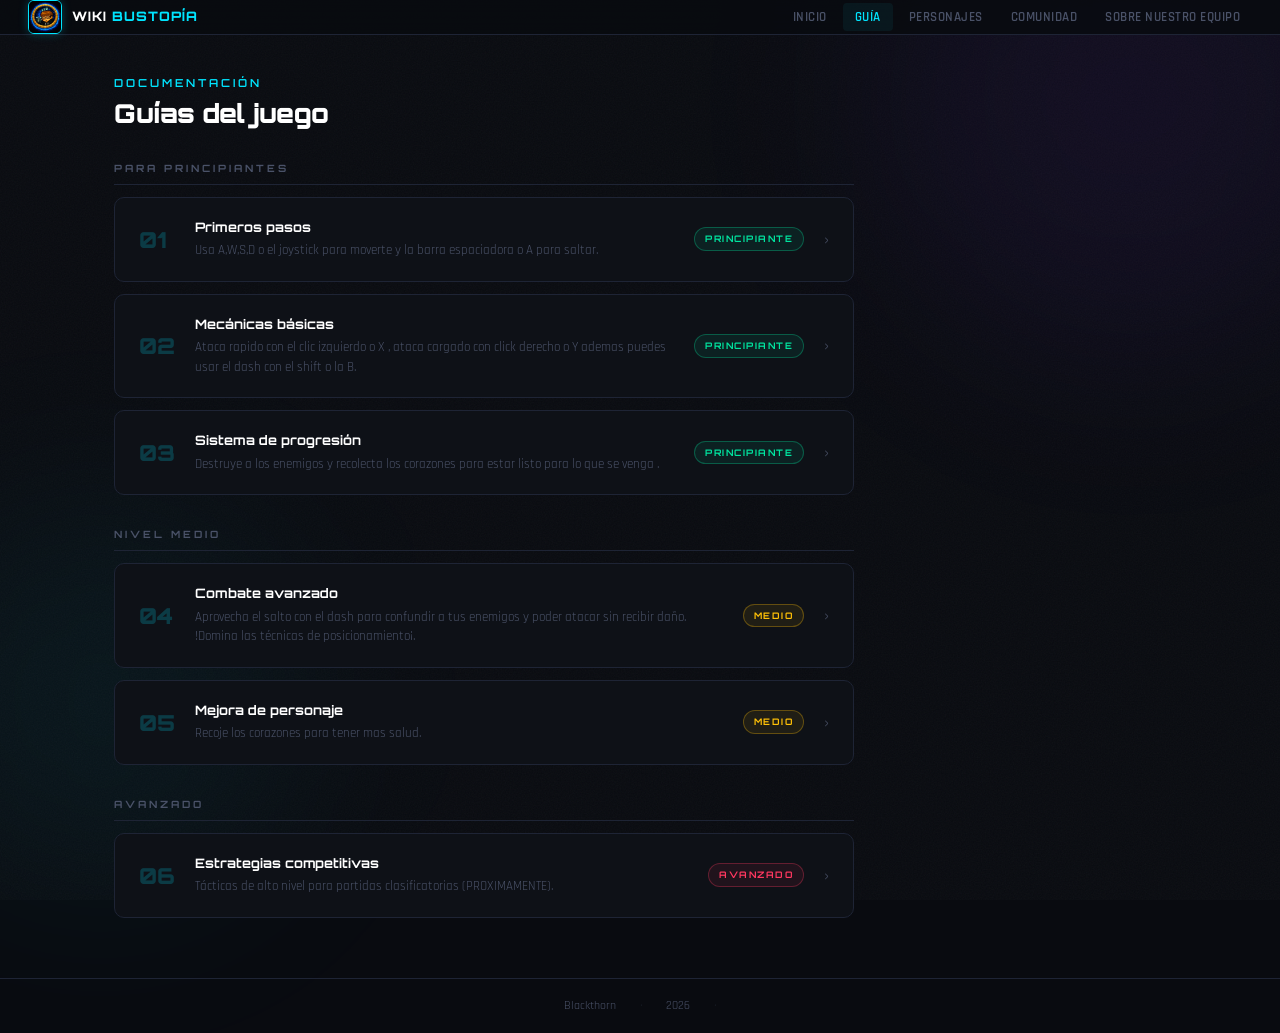
<file: guia.html>
<!DOCTYPE html>
<html lang="es">
<head>
  <meta charset="UTF-8" />
  <meta name="viewport" content="width=device-width, initial-scale=1.0"/>
  <title>Wiki — Guía</title>
  <link rel="preconnect" href="https://fonts.googleapis.com">
  <link rel="preconnect" href="https://fonts.gstatic.com" crossorigin>
  <link href="https://fonts.googleapis.com/css2?family=Orbitron:wght@400;600;800;900&family=Rajdhani:wght@300;400;500;600&display=swap" rel="stylesheet">
  <link rel="stylesheet" href="styles.css">
</head>
<body>
  <div class="glow-1"></div>
  <div class="glow-2"></div>
  <nav>
    <a href="index.html" class="nav-logo">
      <div class="logo-box">
          <img src="media/logo_juego.png" alt="Logo" class="logo-image">
      </div>
      <span class="logo-text">WIKI <span>BUSTOPÍA</span></span>
    </a>
    <ul>
      <li><a href="index.html">Inicio</a></li>
      <li><a href="guia.html" class="nav-active">Guía</a></li>
      <li><a href="personajes.html">Personajes</a></li>
      <li><a href="comunidad.html">Comunidad</a></li>
      <li><a href="equipo.html">Sobre nuestro equipo</a></li>
    </ul>
  </nav>
  <div class="page">
    <main>
      <p class="page-title">Documentación</p>
      <h1>Guías del juego</h1>
      <div class="category-label">Para principiantes</div>
      <div class="guide-grid">
        <a href="#" class="guide-card">
          <div class="guide-num">01</div>
          <div class="guide-info"><h3>Primeros pasos</h3><p>Usa A,W,S,D o el joystick para moverte y la barra espaciadora o A  para saltar.</p></div>
          <span class="guide-tag tag-beginner">Principiante</span>
          <span class="guide-arrow">›</span>
        </a>
        <a href="#" class="guide-card">
          <div class="guide-num">02</div>
          <div class="guide-info"><h3>Mecánicas básicas</h3><p>Ataca rapido con el clic izquierdo o X , ataca cargado con click derecho o Y  ademas puedes usar el dash con el shift o la B.</p></div>
          <span class="guide-tag tag-beginner">Principiante</span>
          <span class="guide-arrow">›</span>
        </a>
        <a href="#" class="guide-card">
          <div class="guide-num">03</div>
          <div class="guide-info"><h3>Sistema de progresión</h3><p>Destruye a los enemigos y recolecta los corazones para estar listo para lo que se venga .</p></div>
          <span class="guide-tag tag-beginner">Principiante</span>
          <span class="guide-arrow">›</span>
        </a>
      </div>
      <div class="category-label">Nivel medio</div>
      <div class="guide-grid">
        <a href="#" class="guide-card">
          <div class="guide-num">04</div>
          <div class="guide-info"><h3>Combate avanzado</h3><p>Aprovecha el  salto con el dash para confundir a tus enemigos y poder atacar sin recibir daño. !Domina las técnicas de posicionamiento¡.</p></div>
          <span class="guide-tag tag-medium">Medio</span>
          <span class="guide-arrow">›</span>
        </a>
        <a href="#" class="guide-card">
          <div class="guide-num">05</div>
          <div class="guide-info"><h3>Mejora de personaje</h3><p>Recoje los corazones para tener mas salud.</p></div>
          <span class="guide-tag tag-medium">Medio</span>
          <span class="guide-arrow">›</span>
        </a>
      </div>
      <div class="category-label">Avanzado</div>
      <div class="guide-grid">
        <a href="#" class="guide-card">
          <div class="guide-num">06</div>
          <div class="guide-info"><h3>Estrategias competitivas</h3><p>Tácticas de alto nivel para partidas clasificatorias (PROXIMAMENTE).</p></div>
          <span class="guide-tag tag-advanced">Avanzado</span>
          <span class="guide-arrow">›</span>
        </a>
      </div>
    </main>
  
  </div>
  <footer>
    <span>Blackthorn</span><span class="sep">·</span>
    <span>2026</span><span class="sep">·</span>
  </footer>
</body>
</html>
</file>
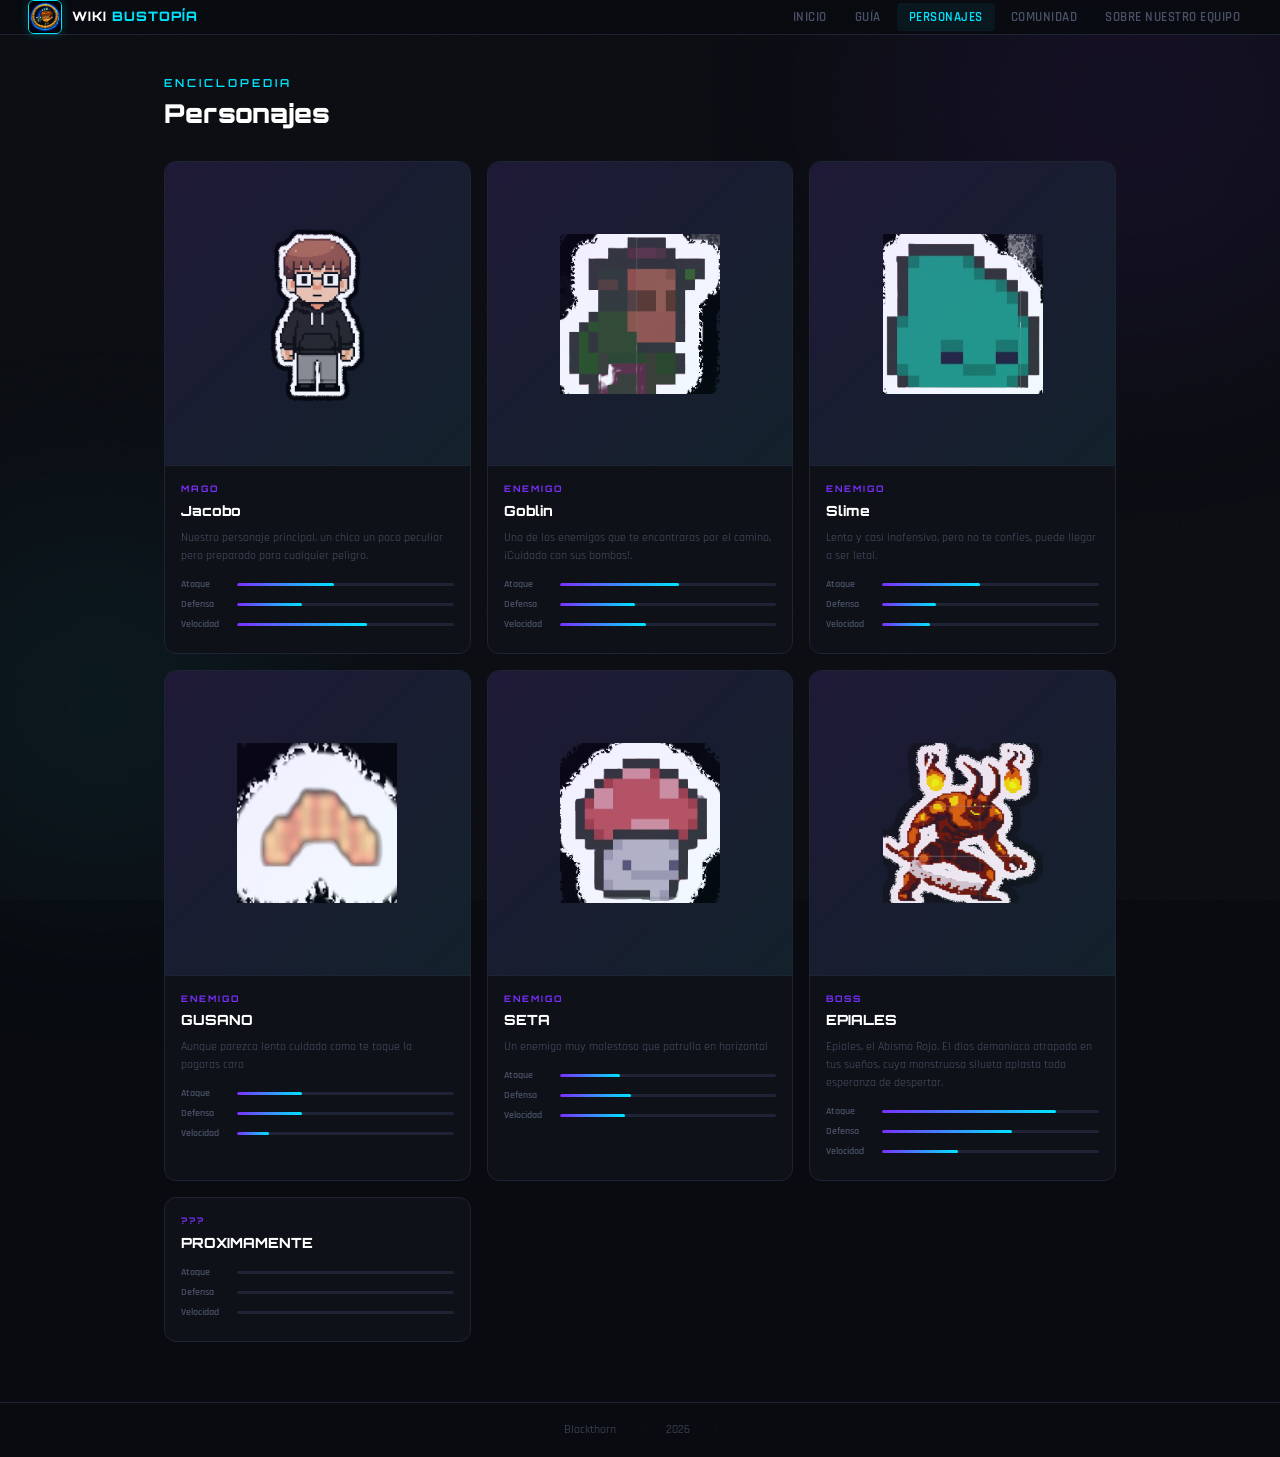
<file: personajes.html>
<!DOCTYPE html>
<html lang="es">
<head>
  <meta charset="UTF-8" />
  <meta name="viewport" content="width=device-width, initial-scale=1.0"/>
  <title>Wiki — Personajes</title>
  <link rel="preconnect" href="https://fonts.googleapis.com">
  <link rel="preconnect" href="https://fonts.gstatic.com" crossorigin>
  <link href="https://fonts.googleapis.com/css2?family=Orbitron:wght@400;600;800;900&family=Rajdhani:wght@300;400;500;600&display=swap" rel="stylesheet">
  <link rel="stylesheet" href="styles.css">
</head>
<body>
  <div class="glow-1"></div>
  <div class="glow-2"></div>
  <nav>
    <a href="index.html" class="nav-logo">
      <div class="logo-box">
          <img src="media/logo_juego.png" alt="Logo" class="logo-image">
      </div>
      <span class="logo-text">WIKI <span>BUSTOPÍA</span></span>
    </a>
    <ul>
      <li><a href="index.html">Inicio</a></li>
      <li><a href="guia.html">Guía</a></li>
      <li><a href="personajes.html" class="nav-active">Personajes</a></li>
      <li><a href="comunidad.html">Comunidad</a></li>
      <li><a href="equipo.html">Sobre nuestro equipo</a></li>
    </ul>
  </nav>
  <div class="page page--wide">
    <main>
      <p class="page-title">Enciclopedia</p>
      <h1>Personajes</h1>
      <div class="char-grid">
        <a href="#" class="char-card">
          <div class="char-avatar">  <img src="media/jaime_sprite_frente_confondo.PNG" alt="Jacobo" width="190" height="190" loading="lazy"> </div>
          <div class="char-body">
            <div class="char-role">Mago</div>
            <div class="char-name">Jacobo</div>
            <div class="char-desc">Nuestro personaje principal, un chico un poco peculiar pero preparado para cualquier peligro.</div>
            <div class="stat-row"><span class="stat-label">Ataque</span><div class="stat-bar"><div class="stat-fill" style="width:45%"></div></div></div>
            <div class="stat-row"><span class="stat-label">Defensa</span><div class="stat-bar"><div class="stat-fill" style="width:30%"></div></div></div>
            <div class="stat-row"><span class="stat-label">Velocidad</span><div class="stat-bar"><div class="stat-fill" style="width:60%"></div></div></div>
          </div>
        </a>
        <a href="#" class="char-card">
          <div class="char-avatar"><img src="media/goblin.png" alt="goblin" width="160" height="160" loading="lazy"></div>
          <div class="char-body">
            <div class="char-role">Enemigo</div>
            <div class="char-name">Goblin</div>
            <div class="char-desc">Uno de los enemigos que te encontraras por el camino, ¡Cuidado con sus bombas!.</div>
            <div class="stat-row"><span class="stat-label">Ataque</span><div class="stat-bar"><div class="stat-fill" style="width:55%"></div></div></div>
            <div class="stat-row"><span class="stat-label">Defensa</span><div class="stat-bar"><div class="stat-fill" style="width:35%"></div></div></div>
            <div class="stat-row"><span class="stat-label">Velocidad</span><div class="stat-bar"><div class="stat-fill" style="width:40%"></div></div></div>
          </div>
        </a>
        <a href="#" class="char-card">
          <div class="char-avatar"><img src="media/slime.png" alt="slime" width="160" height="160" loading="lazy"></div>
          <div class="char-body">
            <div class="char-role">Enemigo</div>
            <div class="char-name">Slime</div>
            <div class="char-desc">Lento y casi inofensivo, pero no te confies, puede llegar a ser letal.</div>
            <div class="stat-row"><span class="stat-label">Ataque</span><div class="stat-bar"><div class="stat-fill" style="width:45%"></div></div></div>
            <div class="stat-row"><span class="stat-label">Defensa</span><div class="stat-bar"><div class="stat-fill" style="width:25%"></div></div></div>
            <div class="stat-row"><span class="stat-label">Velocidad</span><div class="stat-bar"><div class="stat-fill" style="width:22%"></div></div></div>
          </div>
        </a>
        
       <a href="#" class="char-card">
          <div class="char-avatar"><img src="media/gusano.png" alt="misterio" width="160" height="160" loading="lazy"></div>
          <div class="char-body">
            <div class="char-role">ENEMIGO</div>
            <div class="char-name">GUSANO</div>
            <div class="char-desc">Aunque parezca lento cuidado como te toque la pagaras caro</div>
            <div class="stat-row"><span class="stat-label">Ataque</span><div class="stat-bar"><div class="stat-fill" style="width:30%"></div></div></div>
            <div class="stat-row"><span class="stat-label">Defensa</span><div class="stat-bar"><div class="stat-fill" style="width:30%"></div></div></div>
            <div class="stat-row"><span class="stat-label">Velocidad</span><div class="stat-bar"><div class="stat-fill" style="width:15%"></div></div></div>
          </div>
        </a>
        <a href="#" class="char-card">
          <div class="char-avatar"><img src="media/seta.png" alt="misterio" width="160" height="160" loading="lazy"></div>
          <div class="char-body">
            <div class="char-role">ENEMIGO</div>
            <div class="char-name">SETA</div>
            <div class="char-desc">Un enemigo muy molestoso que patrulla en horizontal</div>
            <div class="stat-row"><span class="stat-label">Ataque</span><div class="stat-bar"><div class="stat-fill" style="width:28%"></div></div></div>
            <div class="stat-row"><span class="stat-label">Defensa</span><div class="stat-bar"><div class="stat-fill" style="width:33%"></div></div></div>
            <div class="stat-row"><span class="stat-label">Velocidad</span><div class="stat-bar"><div class="stat-fill" style="width:30%"></div></div></div>
          </div>
        </a>
        <a href="#" class="char-card">
          <div class="char-avatar"><img src="media/BOSS.png" alt="boss" width="160" height="160" loading="lazy"></div>
          <div class="char-body">
            <div class="char-role">BOSS</div>
            <div class="char-name">EPIALES</div>
            <div class="char-desc">Epiales, el Abismo Rojo. El dios demoníaco atrapado en tus sueños, cuya monstruosa silueta aplasta toda esperanza de despertar.</div>
            <div class="stat-row"><span class="stat-label">Ataque</span><div class="stat-bar"><div class="stat-fill" style="width:80%"></div></div></div>
            <div class="stat-row"><span class="stat-label">Defensa</span><div class="stat-bar"><div class="stat-fill" style="width:60%"></div></div></div>
            <div class="stat-row"><span class="stat-label">Velocidad</span><div class="stat-bar"><div class="stat-fill" style="width:35%"></div></div></div>
          </div>
        </a>
        <a href="#" class="char-card">
        
          <div class="char-body">
            <div class="char-role">???</div>
            <div class="char-name">PROXIMAMENTE</div>
            <div class="char-desc"></div>
            <div class="stat-row"><span class="stat-label">Ataque</span><div class="stat-bar"><div class="stat-fill" style="width:0%"></div></div></div>
            <div class="stat-row"><span class="stat-label">Defensa</span><div class="stat-bar"><div class="stat-fill" style="width:0%"></div></div></div>
            <div class="stat-row"><span class="stat-label">Velocidad</span><div class="stat-bar"><div class="stat-fill" style="width:00%"></div></div></div>
          </div>
        </a>
      </div>
    </main>
  </div>
  <footer>
 <span>Blackthorn</span><span class="sep">·</span>
    <span>2026</span><span class="sep">·</span>
  </footer>
</body>
</html>
</file>
<file: styles.css>
*, *::before, *::after { box-sizing: border-box; margin: 0; padding: 0; }

:root {
  --bg:        #090b10;
  --surface:   #0e1117;
  --surface2:  #141720;
  --border:    #1e2435;
  --accent:    #00e5ff;
  --accent2:   #7b2fff;
  --text:      #cdd5e0;
  --muted:     #4a5268;
  --danger:    #ff3860;
  --nav-h:     52px;
}

html, body { height: 100%; }

body {
  background: var(--bg);
  color: var(--text);
  font-family: 'Rajdhani', sans-serif;
  font-size: 15px;
  line-height: 1.5;
  min-height: 100vh;
  display: flex;
  flex-direction: column;
}

/* ── Noise overlay ── */
body::before {
  content: '';
  position: fixed;
  inset: 0;
  background-image: url("data:image/svg+xml,%3Csvg xmlns='http://www.w3.org/2000/svg' width='300' height='300'%3E%3Cfilter id='n'%3E%3CfeTurbulence type='fractalNoise' baseFrequency='0.75' numOctaves='4' stitchTiles='stitch'/%3E%3C/filter%3E%3Crect width='300' height='300' filter='url(%23n)' opacity='0.04'/%3E%3C/svg%3E");
  pointer-events: none;
  z-index: 0;
}

/* ─────────────── NAV ─────────────── */
nav {
  position: sticky;
  top: 0;
  z-index: 100;
  height: var(--nav-h);
  background: rgba(9,11,16,.85);
  backdrop-filter: blur(12px);
  border-bottom: 1px solid var(--border);
  display: flex;
  align-items: center;
  padding: 0 28px;
  gap: 32px;
}

.nav-logo {
  display: flex;
  align-items: center;
  gap: 10px;
  text-decoration: none;
}

.logo-box {
  width: 34px; 
  height: 34px;
  border: 1.5px solid var(--accent);
  border-radius: 6px;
  display: flex;
  align-items: center;
  justify-content: center;
  box-shadow: 0 0 10px rgba(0,229,255,.25);
  overflow: hidden; 
}

.logo-box img {
  width: 100%;
  height: 100%;
  object-fit: cover; 
}


.logo-text {
  font-family: 'Orbitron', sans-serif;
  font-size: 13px;
  font-weight: 800;
  color: #fff;
  letter-spacing: 1px;
}

.logo-text span { color: var(--accent); }

nav ul {
  display: flex;
  gap: 4px;
  list-style: none;
  margin-left: auto;
}

nav ul li a {
  text-decoration: none;
  color: var(--muted);
  font-weight: 600;
  font-size: 13px;
  letter-spacing: .5px;
  text-transform: uppercase;
  padding: 6px 12px;
  border-radius: 4px;
  transition: color .2s, background .2s;
}

nav ul li a:hover,
nav ul li a.nav-active {
  color: var(--accent);
  background: rgba(0,229,255,.06);
}

/* ─────────────── LAYOUT ─────────────── */
.page {
  flex: 1;
  display: grid;
  grid-template-columns: 1fr 280px;
  max-width: 1100px;
  width: 100%;
  margin: 0 auto;
  padding: 40px 24px 60px;
  gap: 32px;
  position: relative;
  z-index: 1;
}

.page--full {
  grid-template-columns: 1fr;
  max-width: 900px;
}

.page--wide {
  grid-template-columns: 1fr;
  max-width: 1000px;
}

/* ─────────────── TYPOGRAPHY ─────────────── */
.page-title {
  font-family: 'Orbitron', sans-serif;
  font-size: 11px;
  font-weight: 600;
  text-transform: uppercase;
  letter-spacing: 3px;
  color: var(--accent);
  margin-bottom: 6px;
}

h1 {
  font-family: 'Orbitron', sans-serif;
  font-size: 26px;
  font-weight: 900;
  color: #fff;
  line-height: 1.2;
  margin-bottom: 32px;
}

/* ─────────────── BUTTONS ─────────────── */
.btn-primary {
  display: inline-flex;
  align-items: center;
  gap: 8px;
  background: linear-gradient(135deg, var(--accent2), var(--accent));
  border: none;
  border-radius: 8px;
  color: #fff;
  font-family: 'Orbitron', sans-serif;
  font-size: 12px;
  font-weight: 700;
  letter-spacing: 1px;
  padding: 12px 24px;
  cursor: pointer;
  text-transform: uppercase;
  text-decoration: none;
  transition: opacity .2s, transform .15s;
  box-shadow: 0 4px 20px rgba(123,47,255,.35);
}

.btn-primary:hover { opacity: .88; transform: translateY(-1px); }

.btn-secondary {
  display: inline-flex;
  align-items: center;
  gap: 8px;
  background: transparent;
  border: 1px solid var(--border);
  border-radius: 8px;
  color: var(--text);
  font-family: 'Orbitron', sans-serif;
  font-size: 12px;
  font-weight: 700;
  letter-spacing: 1px;
  padding: 12px 24px;
  cursor: pointer;
  text-transform: uppercase;
  text-decoration: none;
  transition: border-color .2s, color .2s;
}

.btn-secondary:hover { border-color: var(--accent); color: var(--accent); }

/* ─────────────── DOWNLOAD CARD ─────────────── */
.download-card {
  background: var(--surface);
  border: 1px solid var(--border);
  border-radius: 12px;
  padding: 28px;
  position: relative;
  overflow: hidden;
}

.download-card::before {
  content: '';
  position: absolute;
  top: 0; left: 0; right: 0;
  height: 2px;
  background: linear-gradient(90deg, var(--accent2), var(--accent));
}

.selectors {
  display: grid;
  grid-template-columns: 1fr 1fr;
  gap: 24px;
  margin-bottom: 28px;
}

.selector-group label {
  display: block;
  font-size: 11px;
  font-weight: 600;
  text-transform: uppercase;
  letter-spacing: 2px;
  color: var(--muted);
  margin-bottom: 10px;
}

.btn-group {
  display: flex;
  flex-direction: column;
  gap: 8px;
}

.sel-btn {
  background: var(--surface2);
  border: 1px solid var(--border);
  border-radius: 6px;
  color: var(--text);
  font-family: 'Rajdhani', sans-serif;
  font-size: 14px;
  font-weight: 600;
  letter-spacing: .5px;
  padding: 9px 16px;
  cursor: pointer;
  text-align: left;
  transition: all .18s;
  position: relative;
}

.sel-btn:hover {
  border-color: var(--accent);
  color: var(--accent);
  background: rgba(0,229,255,.05);
}

.sel-btn.active {
  border-color: var(--accent);
  color: var(--accent);
  background: rgba(0,229,255,.08);
  box-shadow: 0 0 0 1px rgba(0,229,255,.2);
}

.sel-btn.active::after {
  content: '';
  position: absolute;
  right: 12px; top: 50%;
  transform: translateY(-50%);
  width: 6px; height: 6px;
  background: var(--accent);
  border-radius: 50%;
  box-shadow: 0 0 6px var(--accent);
}

.dl-wrap {
  display: flex;
  align-items: center;
  gap: 16px;
  flex-wrap: wrap;
}

.btn-download {
  display: inline-flex;
  align-items: center;
  gap: 10px;
  background: linear-gradient(135deg, var(--accent2), var(--accent));
  border: none;
  border-radius: 8px;
  color: #fff;
  font-family: 'Orbitron', sans-serif;
  font-size: 13px;
  font-weight: 700;
  letter-spacing: 1px;
  padding: 13px 28px;
  cursor: pointer;
  text-transform: uppercase;
  transition: opacity .2s, transform .15s, box-shadow .2s;
  box-shadow: 0 4px 20px rgba(123,47,255,.35);
}

.btn-download:hover {
  opacity: .9;
  transform: translateY(-1px);
  box-shadow: 0 6px 28px rgba(0,229,255,.3);
}

.btn-download svg { flex-shrink: 0; }

.dl-meta {
  font-size: 12px;
  color: var(--muted);
  line-height: 1.6;
}

.dl-meta strong { color: var(--text); }

.thanks {
  margin-top: 20px;
  padding-top: 20px;
  border-top: 1px solid var(--border);
  color: var(--muted);
  font-size: 13px;
}

.donation {
  margin-top: 16px;
  display: flex;
  align-items: center;
  gap: 10px;
  font-size: 13px;
  color: var(--muted);
}

.donation input[type="checkbox"] {
  appearance: none;
  width: 16px; height: 16px;
  border: 1px solid var(--border);
  border-radius: 4px;
  background: var(--surface2);
  cursor: pointer;
  flex-shrink: 0;
  position: relative;
  transition: border-color .15s, background .15s;
}

.donation input[type="checkbox"]:checked {
  background: var(--accent2);
  border-color: var(--accent2);
}

.donation input[type="checkbox"]:checked::after {
  content: '✓';
  position: absolute;
  inset: 0;
  display: flex;
  align-items: center;
  justify-content: center;
  color: #fff;
  font-size: 10px;
}

/* ─────────────── SIDEBAR ─────────────── */
.sidebar-title {
  font-family: 'Orbitron', sans-serif;
  font-size: 11px;
  font-weight: 700;
  letter-spacing: 2px;
  text-transform: uppercase;
  color: var(--accent);
  margin-bottom: 12px;
}

.faq-list {
  list-style: none;
  display: flex;
  flex-direction: column;
  gap: 2px;
}

.faq-list li a {
  display: block;
  text-decoration: none;
  color: var(--text);
  font-size: 14px;
  font-weight: 500;
  padding: 9px 12px;
  border-radius: 6px;
  border-left: 2px solid transparent;
  transition: all .18s;
}

.faq-list li a:hover {
  color: var(--accent);
  border-left-color: var(--accent);
  background: rgba(0,229,255,.05);
  padding-left: 16px;
}

/* ─────────────── FOOTER ─────────────── */
footer {
  position: relative;
  z-index: 1;
  border-top: 1px solid var(--border);
  padding: 18px 24px;
  display: flex;
  align-items: center;
  justify-content: center;
  gap: 24px;
  flex-wrap: wrap;
  font-size: 12px;
  color: var(--muted);
}

footer a {
  color: var(--muted);
  text-decoration: none;
  transition: color .15s;
}

footer a:hover { color: var(--accent); }

footer .sep { opacity: .3; }

/* ── Glow bg accents ── */
.glow-1, .glow-2 {
  position: fixed;
  border-radius: 50%;
  pointer-events: none;
  filter: blur(100px);
  z-index: 0;
}

.glow-1 {
  width: 500px; height: 500px;
  background: rgba(123,47,255,.07);
  top: -150px; right: -100px;
}

.glow-2 {
  width: 400px; height: 400px;
  background: rgba(0,229,255,.05);
  bottom: 0; left: -100px;
}

/* ─────────────── INICIO ─────────────── */
.hero {
  text-align: center;
  padding: 60px 0 40px;
}

.hero-badge {
  display: inline-block;
  font-family: 'Orbitron', sans-serif;
  font-size: 10px;
  font-weight: 700;
  letter-spacing: 4px;
  text-transform: uppercase;
  color: var(--accent);
  border: 1px solid rgba(0,229,255,.3);
  border-radius: 20px;
  padding: 5px 16px;
  margin-bottom: 24px;
}

.hero h1 { font-size: 42px; line-height: 1.1; margin-bottom: 20px; }
.hero h1 span { color: var(--accent); }

.hero p {
  font-size: 16px;
  color: var(--muted);
  max-width: 560px;
  margin: 0 auto 32px;
  line-height: 1.7;
}

.hero-actions {
  display: flex;
  gap: 12px;
  justify-content: center;
  flex-wrap: wrap;
}

.features-grid {
  display: grid;
  grid-template-columns: repeat(3, 1fr);
  gap: 16px;
  margin-top: 40px;
}

.feature-card {
  background: var(--surface);
  border: 1px solid var(--border);
  border-radius: 10px;
  padding: 24px;
  transition: border-color .2s, transform .2s;
}

.feature-card:hover {
  border-color: rgba(0,229,255,.3);
  transform: translateY(-2px);
}

.feature-icon { font-size: 28px; margin-bottom: 12px; }

.feature-card h3 {
  font-family: 'Orbitron', sans-serif;
  font-size: 13px;
  font-weight: 700;
  color: #fff;
  margin-bottom: 8px;
}

.feature-card p { font-size: 13px; color: var(--muted); line-height: 1.6; }

.news-section { margin-top: 48px; }

.section-header {
  display: flex;
  align-items: center;
  justify-content: space-between;
  margin-bottom: 16px;
}

.section-header h2 {
  font-family: 'Orbitron', sans-serif;
  font-size: 14px;
  font-weight: 700;
  color: #fff;
  letter-spacing: 1px;
}

.section-header a { font-size: 12px; color: var(--accent); text-decoration: none; }

.news-grid { display: grid; grid-template-columns: 1fr 1fr; gap: 12px; }

.news-card {
  background: var(--surface);
  border: 1px solid var(--border);
  border-radius: 8px;
  padding: 18px;
  transition: border-color .2s;
}

.news-card:hover { border-color: rgba(0,229,255,.25); }

.news-tag {
  font-family: 'Orbitron', sans-serif;
  font-size: 9px;
  font-weight: 700;
  letter-spacing: 2px;
  text-transform: uppercase;
  color: var(--accent2);
  margin-bottom: 6px;
}

.news-card h4 {
  font-family: 'Orbitron', sans-serif;
  font-size: 12px;
  font-weight: 700;
  color: #fff;
  margin-bottom: 6px;
  line-height: 1.4;
}

.news-card p { font-size: 12px; color: var(--muted); line-height: 1.5; }
.news-date { font-size: 11px; color: var(--muted); margin-top: 10px; opacity: .6; }

/* ─────────────── GUÍA ─────────────── */
.guide-grid { display: grid; gap: 12px; margin-top: 8px; }

.guide-card {
  background: var(--surface);
  border: 1px solid var(--border);
  border-radius: 10px;
  padding: 20px 24px;
  display: flex;
  align-items: center;
  gap: 20px;
  cursor: pointer;
  text-decoration: none;
  transition: border-color .2s, transform .15s, background .2s;
}

.guide-card:hover {
  border-color: rgba(0,229,255,.35);
  background: rgba(0,229,255,.03);
  transform: translateX(4px);
}

.guide-num {
  font-family: 'Orbitron', sans-serif;
  font-size: 22px;
  font-weight: 900;
  color: rgba(0,229,255,.2);
  min-width: 36px;
}

.guide-info { flex: 1; }

.guide-info h3 {
  font-family: 'Orbitron', sans-serif;
  font-size: 13px;
  font-weight: 700;
  color: #fff;
  margin-bottom: 4px;
}

.guide-info p { font-size: 13px; color: var(--muted); }

.guide-tag {
  font-family: 'Orbitron', sans-serif;
  font-size: 9px;
  font-weight: 700;
  letter-spacing: 1.5px;
  text-transform: uppercase;
  padding: 4px 10px;
  border-radius: 20px;
  border: 1px solid;
}

.tag-beginner { color: #00e5a0; border-color: rgba(0,229,160,.3); background: rgba(0,229,160,.08); }
.tag-medium   { color: #ffc107; border-color: rgba(255,193,7,.3);  background: rgba(255,193,7,.08); }
.tag-advanced { color: var(--danger); border-color: rgba(255,56,96,.3); background: rgba(255,56,96,.08); }

.guide-arrow { color: var(--muted); font-size: 18px; }

.category-label {
  font-family: 'Orbitron', sans-serif;
  font-size: 10px;
  font-weight: 700;
  letter-spacing: 3px;
  text-transform: uppercase;
  color: var(--muted);
  margin: 32px 0 12px;
  padding-bottom: 8px;
  border-bottom: 1px solid var(--border);
}

.category-label:first-of-type { margin-top: 0; }

/* ─────────────── PERSONAJES ─────────────── */
.char-grid {
  display: grid;
  grid-template-columns: repeat(3, 1fr);
  gap: 16px;
  margin-top: 8px;
}

.char-card {
  background: var(--surface);
  border: 1px solid var(--border);
  border-radius: 12px;
  overflow: hidden;
  cursor: pointer;
  text-decoration: none;
  transition: border-color .2s, transform .2s;
  display: block;
}

.char-card:hover {
  border-color: rgba(0,229,255,.4);
  transform: translateY(-3px);
}

.char-avatar {
  width: 100%;
  aspect-ratio: 1;
  background: var(--surface2);
  display: flex;
  align-items: center;
  justify-content: center;
  font-size: 52px;
  border-bottom: 1px solid var(--border);
  position: relative;
  overflow: hidden;
}

.char-avatar::before {
  content: '';
  position: absolute;
  inset: 0;
  background: linear-gradient(135deg, rgba(123,47,255,.1), rgba(0,229,255,.05));
}

.char-body { padding: 16px; }

.char-role {
  font-family: 'Orbitron', sans-serif;
  font-size: 9px;
  font-weight: 700;
  letter-spacing: 2px;
  text-transform: uppercase;
  color: var(--accent2);
  margin-bottom: 4px;
}

.char-name {
  font-family: 'Orbitron', sans-serif;
  font-size: 14px;
  font-weight: 800;
  color: #fff;
  margin-bottom: 8px;
}

.char-desc {
  font-size: 12px;
  color: var(--muted);
  line-height: 1.5;
  margin-bottom: 12px;
}

.stat-row {
  display: flex;
  align-items: center;
  gap: 8px;
  margin-bottom: 5px;
}

.stat-label {
  font-size: 10px;
  color: var(--muted);
  min-width: 48px;
  font-weight: 600;
}

.stat-bar {
  flex: 1;
  height: 3px;
  background: var(--border);
  border-radius: 2px;
  overflow: hidden;
}

.stat-fill {
  height: 100%;
  background: linear-gradient(90deg, var(--accent2), var(--accent));
  border-radius: 2px;
}

/* ─────────────── COMUNIDAD ─────────────── */
.community-grid {
  display: grid;
  grid-template-columns: 1fr 1fr;
  gap: 16px;
  margin-bottom: 32px;
}

.comm-card {
  background: var(--surface);
  border: 1px solid var(--border);
  border-radius: 12px;
  padding: 28px;
  text-decoration: none;
  display: block;
  transition: border-color .2s, transform .15s;
  position: relative;
  overflow: hidden;
}

.comm-card::before {
  content: '';
  position: absolute;
  top: 0; left: 0; right: 0;
  height: 2px;
  background: linear-gradient(90deg, var(--accent2), var(--accent));
  opacity: 0;
  transition: opacity .2s;
}

.comm-card:hover { border-color: rgba(0,229,255,.3); transform: translateY(-2px); }
.comm-card:hover::before { opacity: 1; }

.comm-icon { font-size: 36px; margin-bottom: 16px; }

.comm-card h3 {
  font-family: 'Orbitron', sans-serif;
  font-size: 14px;
  font-weight: 700;
  color: #fff;
  margin-bottom: 8px;
}

.comm-card p { font-size: 13px; color: var(--muted); line-height: 1.6; margin-bottom: 16px; }

.comm-link {
  font-family: 'Orbitron', sans-serif;
  font-size: 10px;
  font-weight: 700;
  letter-spacing: 1px;
  color: var(--accent);
  text-transform: uppercase;
}

.posts-section { margin-top: 0; }

.posts-header {
  display: flex;
  align-items: center;
  justify-content: space-between;
  margin-bottom: 14px;
}

.posts-header h2 {
  font-family: 'Orbitron', sans-serif;
  font-size: 13px;
  font-weight: 700;
  color: #fff;
  letter-spacing: 1px;
}

.post-card {
  background: var(--surface);
  border: 1px solid var(--border);
  border-radius: 8px;
  padding: 16px 20px;
  margin-bottom: 8px;
  display: flex;
  align-items: center;
  gap: 16px;
  cursor: pointer;
  transition: border-color .2s;
}

.post-card:hover { border-color: rgba(0,229,255,.25); }

.post-avatar {
  width: 36px; height: 36px;
  background: linear-gradient(135deg, var(--accent2), var(--accent));
  border-radius: 50%;
  display: flex;
  align-items: center;
  justify-content: center;
  font-size: 14px;
  flex-shrink: 0;
}

.post-info { flex: 1; }

.post-info h4 {
  font-family: 'Orbitron', sans-serif;
  font-size: 12px;
  font-weight: 700;
  color: #fff;
  margin-bottom: 3px;
}

.post-info p { font-size: 12px; color: var(--muted); }
.post-meta { font-size: 11px; color: var(--muted); text-align: right; line-height: 1.6; }

/* ─────────────── EQUIPO ─────────────── */
.team-grid {
  display: grid;
  grid-template-columns: repeat(3, 1fr);
  gap: 16px;
  margin-top: 8px;
}

.team-card {
  background: var(--surface);
  border: 1px solid var(--border);
  border-radius: 12px;
  padding: 28px 20px;
  text-align: center;
  text-decoration: none;
  display: block;
  transition: border-color .2s, transform .2s;
  position: relative;
  overflow: hidden;
}

.team-card:hover {
  border-color: rgba(0,229,255,.35);
  transform: translateY(-3px);
}

.team-avatar {
  width: 72px; height: 72px;
  background: linear-gradient(135deg, var(--accent2), var(--accent));
  border-radius: 50%;
  display: flex;
  align-items: center;
  justify-content: center;
  font-size: 28px;
  margin: 0 auto 16px;
}
.team-avatar img {
  width: 100%;
  height: 100%;
  object-fit: cover; /* Recorta y centra la foto automáticamente en el círculo */
}

.team-name {
  font-family: 'Orbitron', sans-serif;
  font-size: 13px;
  font-weight: 700;
  color: #fff;
  margin-bottom: 4px;
}

.team-role {
  font-family: 'Orbitron', sans-serif;
  font-size: 9px;
  font-weight: 700;
  letter-spacing: 2px;
  text-transform: uppercase;
  color: var(--accent);
  margin-bottom: 12px;
}

.team-bio {
  font-size: 12px;
  color: var(--muted);
  line-height: 1.6;
  margin-bottom: 16px;
}

.team-linkedin {
  display: inline-flex;
  align-items: center;
  gap: 6px;
  font-family: 'Orbitron', sans-serif;
  font-size: 9px;
  font-weight: 700;
  letter-spacing: 1px;
  text-transform: uppercase;
  color: var(--accent);
  text-decoration: none;
  border: 1px solid rgba(0,229,255,.25);
  border-radius: 20px;
  padding: 5px 14px;
  transition: background .2s, border-color .2s;
}

.team-linkedin:hover {
  background: rgba(0,229,255,.08);
  border-color: var(--accent);
}

.about-box {
  background: var(--surface);
  border: 1px solid var(--border);
  border-radius: 12px;
  padding: 32px;
  margin-bottom: 32px;
  position: relative;
  overflow: hidden;
}

.about-box::before {
  content: '';
  position: absolute;
  top: 0; left: 0; right: 0;
  height: 2px;
  background: linear-gradient(90deg, var(--accent2), var(--accent));
}

.about-box h2 {
  font-family: 'Orbitron', sans-serif;
  font-size: 16px;
  font-weight: 800;
  color: #fff;
  margin-bottom: 12px;
}

.about-box p {
  font-size: 14px;
  color: var(--muted);
  line-height: 1.8;
  max-width: 640px;
}
</file>
<file: faq.css>
/* ─────────────── FAQ PAGE ─────────────── */

.faq-page {
  max-width: 820px;
  margin: 0 auto;
  padding: 40px 24px 80px;
  position: relative;
  z-index: 1;
}

/* ── Intro ── */
.faq-intro {
  margin-bottom: 48px;
}

/* ── Nav rápida ── */
.faq-quicknav {
  background: var(--surface);
  border: 1px solid var(--border);
  border-radius: 10px;
  padding: 20px 24px;
  margin-bottom: 48px;
  display: flex;
  flex-direction: column;
  gap: 6px;
}

.faq-quicknav-title {
  font-family: 'Orbitron', sans-serif;
  font-size: 10px;
  font-weight: 700;
  letter-spacing: 3px;
  text-transform: uppercase;
  color: var(--muted);
  margin-bottom: 10px;
}

.faq-quicknav a {
  display: flex;
  align-items: center;
  gap: 10px;
  text-decoration: none;
  color: var(--text);
  font-size: 14px;
  font-weight: 500;
  padding: 7px 10px;
  border-radius: 6px;
  border-left: 2px solid transparent;
  transition: all .18s;
}

.faq-quicknav a:hover {
  color: var(--accent);
  border-left-color: var(--accent);
  background: rgba(0,229,255,.05);
  padding-left: 14px;
}

.faq-quicknav a .qn-num {
  font-family: 'Orbitron', sans-serif;
  font-size: 10px;
  font-weight: 700;
  color: var(--muted);
  min-width: 20px;
}

/* ── Secciones ── */
.faq-section {
  margin-bottom: 56px;
  scroll-margin-top: 72px;
}

.faq-section-header {
  display: flex;
  align-items: center;
  gap: 16px;
  margin-bottom: 20px;
  padding-bottom: 16px;
  border-bottom: 1px solid var(--border);
}

.faq-section-icon {
  width: 44px; height: 44px;
  background: linear-gradient(135deg, rgba(123,47,255,.2), rgba(0,229,255,.1));
  border: 1px solid var(--border);
  border-radius: 10px;
  display: flex;
  align-items: center;
  justify-content: center;
  font-size: 20px;
  flex-shrink: 0;
}

.faq-section-header h2 {
  font-family: 'Orbitron', sans-serif;
  font-size: 16px;
  font-weight: 800;
  color: #fff;
  line-height: 1.2;
}

/* ── Content blocks ── */
.faq-content {
  font-size: 14px;
  color: var(--text);
  line-height: 1.8;
}

.faq-content p {
  margin-bottom: 14px;
  color: var(--muted);
}

.faq-content p:last-child { margin-bottom: 0; }

.faq-content strong { color: var(--text); }

/* ── Steps ── */
.faq-steps {
  display: flex;
  flex-direction: column;
  gap: 12px;
  margin: 16px 0;
}

.faq-step {
  display: flex;
  gap: 16px;
  align-items: flex-start;
  background: var(--surface);
  border: 1px solid var(--border);
  border-radius: 10px;
  padding: 16px 20px;
  transition: border-color .2s;
}

.faq-step:hover { border-color: rgba(0,229,255,.25); }

.faq-step-num {
  font-family: 'Orbitron', sans-serif;
  font-size: 18px;
  font-weight: 900;
  color: rgba(0,229,255,.25);
  min-width: 28px;
  padding-top: 1px;
}

.faq-step-body h4 {
  font-family: 'Orbitron', sans-serif;
  font-size: 12px;
  font-weight: 700;
  color: #fff;
  margin-bottom: 4px;
}

.faq-step-body p {
  font-size: 13px;
  color: var(--muted);
  line-height: 1.6;
  margin: 0;
}

/* ── Info box ── */
.faq-infobox {
  background: var(--surface);
  border: 1px solid var(--border);
  border-left: 3px solid var(--accent);
  border-radius: 8px;
  padding: 16px 20px;
  margin: 16px 0;
  font-size: 13px;
  color: var(--muted);
  line-height: 1.7;
}

.faq-infobox.success { border-left-color: #00e5a0; }
.faq-infobox.warning { border-left-color: #ffc107; }

.faq-infobox .info-title {
  font-family: 'Orbitron', sans-serif;
  font-size: 10px;
  font-weight: 700;
  letter-spacing: 2px;
  text-transform: uppercase;
  color: var(--accent);
  margin-bottom: 6px;
}

.faq-infobox.success .info-title { color: #00e5a0; }
.faq-infobox.warning .info-title { color: #ffc107; }

/* ── Requisitos table ── */
.req-grid {
  display: grid;
  grid-template-columns: 1fr 1fr;
  gap: 12px;
  margin: 16px 0;
}

.req-card {
  background: var(--surface);
  border: 1px solid var(--border);
  border-radius: 10px;
  padding: 18px 20px;
}

.req-card-label {
  font-family: 'Orbitron', sans-serif;
  font-size: 9px;
  font-weight: 700;
  letter-spacing: 2px;
  text-transform: uppercase;
  color: var(--muted);
  margin-bottom: 12px;
}

.req-row {
  display: flex;
  justify-content: space-between;
  align-items: center;
  padding: 7px 0;
  border-bottom: 1px solid var(--border);
  font-size: 13px;
  gap: 12px;
}

.req-row:last-child { border-bottom: none; }

.req-row .req-key { color: var(--muted); }
.req-row .req-val { color: var(--text); font-weight: 600; text-align: right; }

/* ── Contact card ── */
.contact-grid {
  display: grid;
  grid-template-columns: 1fr 1fr;
  gap: 12px;
  margin: 16px 0;
}

.contact-card {
  background: var(--surface);
  border: 1px solid var(--border);
  border-radius: 10px;
  padding: 20px;
  text-decoration: none;
  display: block;
  transition: border-color .2s, transform .15s;
}

.contact-card:hover {
  border-color: rgba(0,229,255,.35);
  transform: translateY(-2px);
}

.contact-card-icon { font-size: 26px; margin-bottom: 10px; }

.contact-card h4 {
  font-family: 'Orbitron', sans-serif;
  font-size: 12px;
  font-weight: 700;
  color: #fff;
  margin-bottom: 4px;
}

.contact-card p {
  font-size: 12px;
  color: var(--muted);
  margin: 0;
  word-break: break-all;
}

/* ── Team linkedin list ── */
.team-list {
  display: flex;
  flex-direction: column;
  gap: 8px;
  margin-top: 16px;
}

.team-list-item {
  display: flex;
  align-items: center;
  gap: 14px;
  background: var(--surface);
  border: 1px solid var(--border);
  border-radius: 8px;
  padding: 12px 16px;
  text-decoration: none;
  transition: border-color .2s;
}

.team-list-item:hover { border-color: rgba(0,229,255,.3); }

.team-list-avatar {
  width: 34px; height: 34px;
  border-radius: 50%;
  background: linear-gradient(135deg, var(--accent2), var(--accent));
  display: flex;
  align-items: center;
  justify-content: center;
  font-size: 14px;
  flex-shrink: 0;
}

.team-list-info { flex: 1; }

.team-list-name {
  font-family: 'Orbitron', sans-serif;
  font-size: 12px;
  font-weight: 700;
  color: #fff;
}

.team-list-role {
  font-size: 11px;
  color: var(--muted);
}

.team-list-link {
  font-family: 'Orbitron', sans-serif;
  font-size: 9px;
  font-weight: 700;
  letter-spacing: 1px;
  text-transform: uppercase;
  color: var(--accent);
  border: 1px solid rgba(0,229,255,.25);
  border-radius: 20px;
  padding: 4px 12px;
}

/* ── Back to top ── */
.back-top {
  display: inline-flex;
  align-items: center;
  gap: 8px;
  font-family: 'Orbitron', sans-serif;
  font-size: 10px;
  font-weight: 700;
  letter-spacing: 1px;
  text-transform: uppercase;
  color: var(--muted);
  text-decoration: none;
  margin-top: 8px;
  transition: color .2s;
}

.back-top:hover { color: var(--accent); }
</file>
